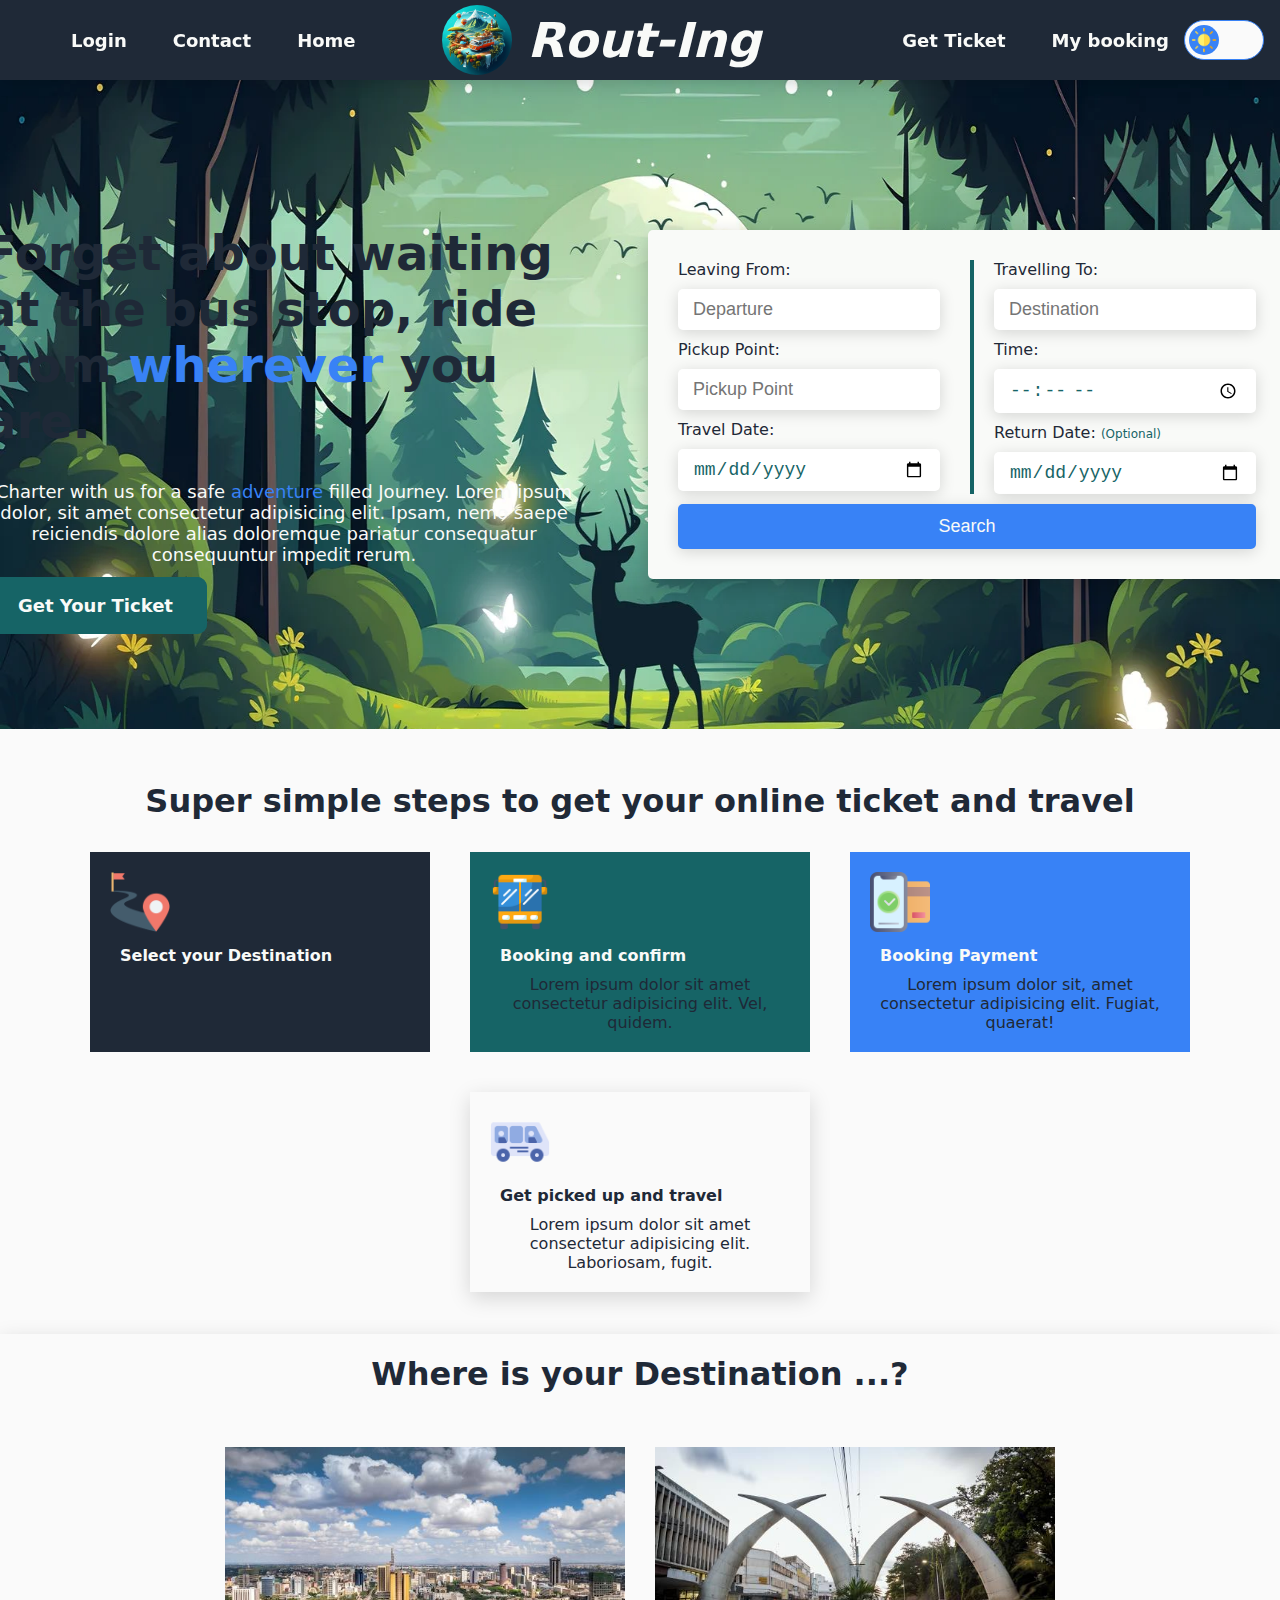
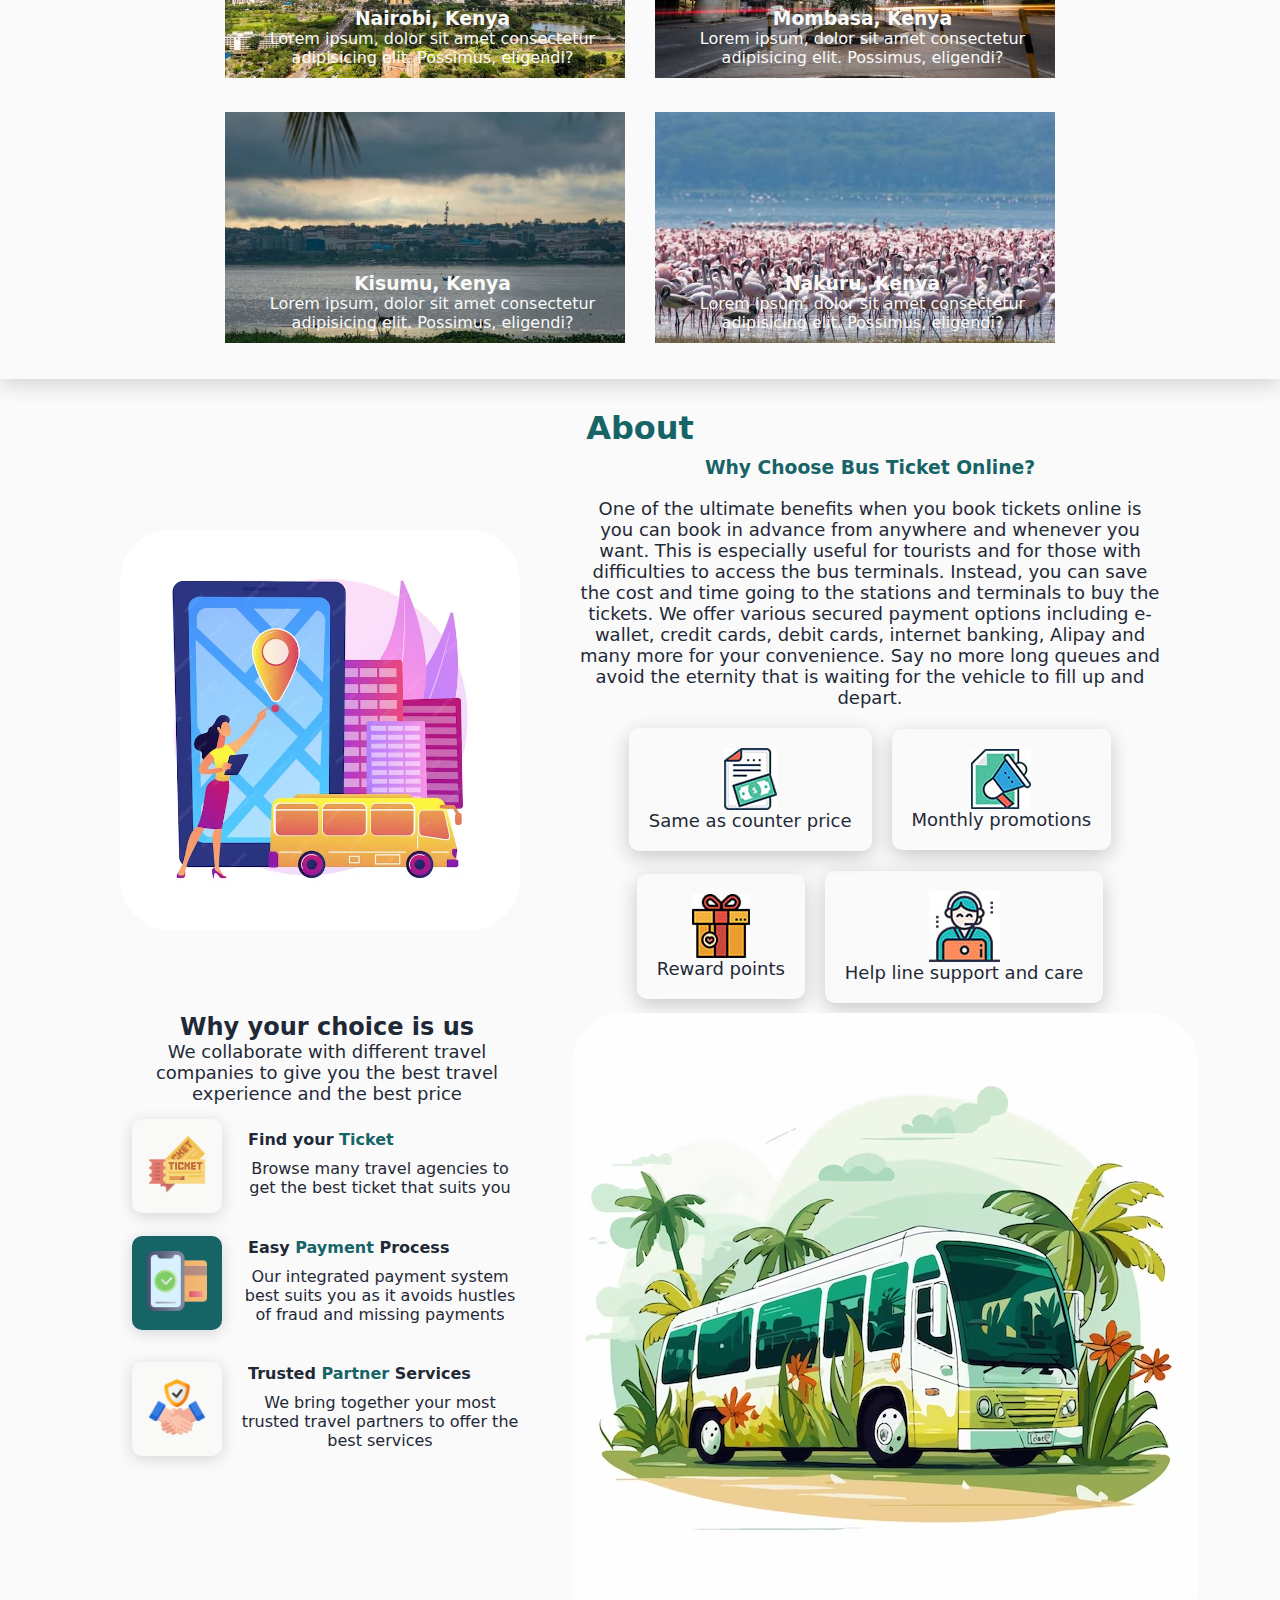
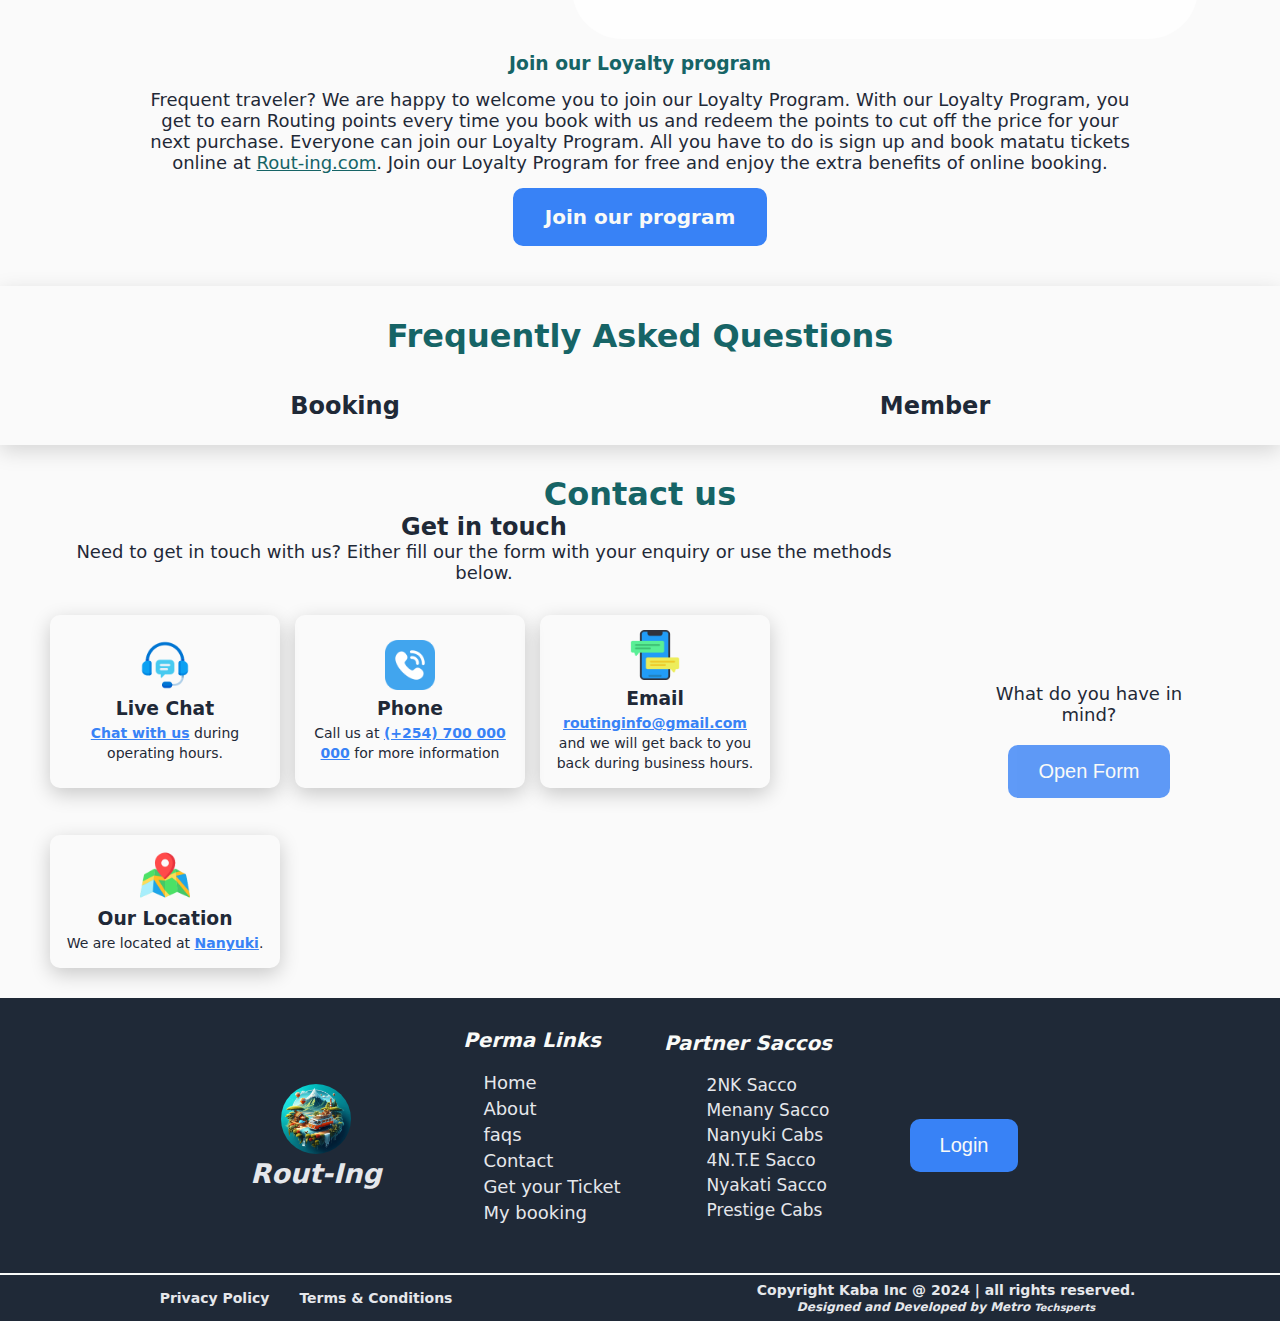
<file: index.html>
<!DOCTYPE html>
<html lang="en">
    <!--  -->
<head>
    <meta charset="UTF-8">
    <meta name="viewport" content="width=device-width, initial-scale=1.0">
    <link rel="stylesheet" href="https://cdnjs.cloudflare.com/ajax/libs/font-awesome/4.7.0/css/font-awesome.min.css">
    <link rel="preconnect" href="https://fonts.googleapis.com">
    <link rel="preconnect" href="https://fonts.gstatic.com" crossorigin>
    <link href="https://fonts.googleapis.com/css2?family=Roboto:ital,wght@0,100;0,300;0,400;0,500;0,700;0,900;1,100;1,300;1,400;1,500;1,700;1,900&display=swap" rel="stylesheet">
    <link rel="shortcut icon" href="Images/_337a0b08-c3e3-40a1-95f6-a3afe7c619af.jpeg" type="image/x-icon">
    <link rel="stylesheet" href="CSS/style.css">
    <link rel="stylesheet" href="CSS/header.css">
    <link rel="stylesheet" href="CSS/main.css">
    <link rel="stylesheet" href="CSS/footer.css">
    <link rel="stylesheet" href="CSS/booked.css">
    <link rel="stylesheet" href="CSS/responsive.css">
    <link rel="stylesheet" href="CSS/book.css">
    <script src="JS/script.js" defer></script>
    <script src="JS/user.js" defer></script>
    <script src="JS/book.js" defer></script>
    <script src="JS/responsive.js" defer></script>
    <title>Rout-ing || Home</title>
</head>
<body>
    <nav>
        <div class="navigation-items">
            <div class="header-left">
                <ul>
                    <li><a href="form.html">Login</a></li>
                    <li><a href="#contact">Contact</a></li>
                    <li><a href="#">Home</a></li>
                </ul>
            </div>
            <div class="logo">
                <img src="Images/_337a0b08-c3e3-40a1-95f6-a3afe7c619af.jpeg" alt="" class="logo-img">
                <a href="#"> <h1 class="header-logo">Rout-Ing</h1> </a>
            </div>
            <div class="header-right">
                <ul>
                    <li><a href="booking.html">Get Ticket</a></li>
                    <li><a href="booked.html">My booking</a></li>
                </ul>
                <div>
                    <label class="switch">
                        <input type="checkbox" class="checkbox">
                        <span class="slider round">
                            <div class="d-m">
                                <img src="Images/dark.png" alt="dark image icon" class="dark-icon">
                                <img src="Images/light.png" alt="" class="light-icon">
                            </div>
                        </span>
                      </label>
                </div>
            </div>
        </div>
        <div class="responsive-header">
            <div class="hamburger-icons">
                <div class="icons">
                    <img src="Images/bars.png" alt="hamburger open navbar icon" class="icons-properties" id="open-ham">
                </div>
                <div class="icons">
                    <img src="Images/close-b.png" alt="hamburger close navbar icon" class="icons-properties" id="close-ham">
                </div>
            </div>
            <div class="resp-logo">
                <img src="Images/_337a0b08-c3e3-40a1-95f6-a3afe7c619af.jpeg" alt="" class="resp-img">
                <a href="#"> <h1 class="header-resp">Rout-Ing</h1> </a>
            </div>
            <div class="icons">
                <img src="Images/user-account.png" alt="hamburger close navbar icon" class="icons-properties">                
            </div>
        </div>
    </nav>

    <main class="body-content">
        <div class="hero-section">
            <div class="hero-left">
                <h1>Forget about waiting at the bus stop, ride from <span>wherever</span> you are.</h1>
                <p class="sub-hero">
                    Charter with us for a safe <span>adventure</span> filled Journey. 
                    Lorem ipsum dolor, sit amet consectetur adipisicing elit. Ipsam, nemo saepe reiciendis dolore alias doloremque pariatur consequatur consequuntur impedit rerum.
                </p>
                <a href="booking.html" class="hero-btn">
                    Get Your Ticket
                </a>
            </div>
            <div class="hero-right">
                <div class="booking-form">
                    <form action="booking.html" method="get" id="home-form">
                        <div class="contents">
                            <div class="form-header">
                                <div class="form-info">
                                    <label for="from">Leaving From:</label>
                                    <input type="text" class="from" name="from" placeholder="Departure">
                                    <label for="pickup">Pickup Point:</label>
                                    <input type="text" class="pickup" name="pickup" placeholder="Pickup Point">
                                    <label for="date">Travel Date:</label>
                                    <input type="date" class="date" name="date" placeholder="Travel Date">
                                </div>
                                <div class="middle-index"></div>
                                <div class="form-info">
                                    <label for="to">Travelling To:</label>
                                    <input type="text" class="to" name="to" placeholder="Destination">
                                    <label for="time">Time:</label>
                                    <input type="time" class="time" name="time" placeholder="time">
                                    <label for="date">Return Date: <span>(Optional)</span></label>
                                    <input type="date" class="r-date" name="date" placeholder="Return Date">
                                    
                                </div>
                            </div>
                            <div class="form-search">
                                <input type="submit" class="submit-search" value="Search" id="home-page">
                            </div>
                        </div>
                    </form>
                </div>
            </div>
        </div>

        <div class="steps-section">
            <h1>Super simple steps to get your online ticket and travel </h1>
            <div class="steps-content">
                <div class="step select">
                    <img src="Images/destination.png" alt="" class="step-image">
                    <h4>Select your Destination</h4>
                    <p>Lorem ipsum dolor sit amet consectetur adipisicing elit. Nihil, voluptatum.</p>
                </div>
                <div class="step book">
                    <img src="Images/book.png" alt="" class="step-image">
                    <h4>Booking and confirm</h4>
                    <p>Lorem ipsum dolor sit amet consectetur adipisicing elit. Vel, quidem.</p>
                </div>
                <div class="step pay">
                    <img src="Images/payment.png" alt="" class="step-image">
                    <h4>Booking Payment</h4>
                    <p>Lorem ipsum dolor sit, amet consectetur adipisicing elit. Fugiat, quaerat!</p>
                </div>
                <div class="step pick">
                    <img src="Images/picked.png" alt="" class="step-image">
                    <h4>Get picked up and travel</h4>
                    <p>Lorem ipsum dolor sit amet consectetur adipisicing elit. Laboriosam, fugit.</p>
                </div>
            </div>
        </div>

        <div class="destination-section">
            <h1 class="sub-title">
                Where is your Destination ...? 
            </h1>
            <div class="sub-destination-section">
                <div class="sub-article">
                    <img src="Images/nairobi.jpeg" alt="nairobi city" class="article-image">
                    <div class="article-info">
                        <h3 class="article-title">
                            Nairobi, Kenya
                        </h3>
                        <p class="article-description">
                            Lorem ipsum, dolor sit amet consectetur adipisicing elit. Possimus, eligendi?
                        </p>
                    </div>
                </div>
                <div class="sub-article">
                    <img src="Images/mombasa.jpeg" alt="mombasa city" class="article-image">
                    <div class="article-info">
                        <h3 class="article-title">
                            Mombasa, Kenya
                        </h3>
                        <p class="article-description">
                            Lorem ipsum, dolor sit amet consectetur adipisicing elit. Possimus, eligendi?
                        </p>
                    </div>
                </div>
                <div class="sub-article">
                    <img src="Images/kisumu.jpeg" alt="kisumu city" class="article-image">
                    <div class="article-info">
                        <h3 class="article-title">
                            Kisumu, Kenya
                        </h3>
                        <p class="article-description">
                            Lorem ipsum, dolor sit amet consectetur adipisicing elit. Possimus, eligendi?
                        </p>
                    </div>
                </div>
                <div class="sub-article">
                    <img src="Images/nakuru.jpeg" alt="nakuru City" class="article-image">
                    <div class="article-info">
                        <h3 class="article-title">
                            Nakuru, Kenya
                        </h3>
                        <p class="article-description">
                            Lorem ipsum, dolor sit amet consectetur adipisicing elit. Possimus, eligendi?
                        </p>
                    </div>
                </div>
            </div>
        </div>

        <div class="about-section" id="about">
            <h1>About</h1>
            <div class="about-content">
                <div class="about-subs">
                    <img src="Images/booking.avif" alt="about sub image" class="about-subs-img">
                </div>
                <div class="about-subs">
                    <h3>Why Choose Bus Ticket Online?</h3>
                    <p>
                        One of the ultimate benefits when you book tickets online is you can book in advance from anywhere and whenever you want. This is especially useful for tourists and for those with difficulties to access the bus terminals. Instead, you can save the cost and time going to the stations and terminals to buy the tickets.
                        
                        We offer various secured payment options including e-wallet, credit cards, debit cards, internet banking, Alipay and many more for your convenience. Say no more long queues and avoid the eternity that is waiting for the vehicle to fill up and depart.</p>
                        <div class="about-sub">
                            <div class="subs-sections">
                                <img src="Images/ticket-price.jpg" alt="about subs images" class="subs-sections-img">
                                <p>Same as counter price</p>
                            </div>
                            <div class="subs-sections">
                                <img src="Images/promotions.jpg" alt="about subs images" class="subs-sections-img">
                                <p>Monthly promotions</p>
                            </div>
                            <div class="subs-sections">
                                <img src="Images/reward.jpg" alt="about subs images" class="subs-sections-img">
                                <p>Reward points</p>
                            </div>
                            <div class="subs-sections">
                                <img src="Images/Help-Line.jpg" alt="about subs images" class="subs-sections-img">
                                <p>Help line support and care</p>
                            </div>
                        </div>
                </div>
            </div>
            <div class="sub-contents">
                <div class="about-left">
                    <h2>Why your choice is us</h2>
                    <p>We collaborate with different travel companies to give you the best travel experience and the best price</p>
                    <div class="left-sub-section">
                        <div class="sub-content">
                            <div class="sub-image odd">
                                <img src="Images/tickets.png" alt="content image" class="content-image">
                            </div>
                            <div class="sub-info">
                                <h4>Find your <span>Ticket</span></h4>
                                <p>Browse many travel agencies to get the best <span>ticket</span> that suits you</p>
                            </div>
                        </div>
                        <div class="sub-content">
                            <div class="sub-image">
                                <img src="Images/payment.png" alt="content image" class="content-image">
                            </div>
                            <div class="sub-info">
                                <h4>Easy <span>Payment</span> Process</h4>
                                <p>Our integrated payment system best suits you as it avoids hustles of fraud and missing payments</p>
                            </div>
                        </div>
                        <div class="sub-content">
                            <div class="sub-image odd">
                                <img src="Images/trusted.png" alt="content image" class="content-image">
                            </div>
                            <div class="sub-info"> 
                                <h4>Trusted <span>Partner</span> Services</h4>
                                <p>We bring together your most <span>trusted</span> travel partners to offer the best services</p>
                            </div>
                        </div>
                    </div>
                </div>
                <div class="about-right">
                    <img src="Images/travel-us.avif" alt="about image" class="about-image">
                </div>
            </div>
            <div class="loyalty">
                <h3>Join our Loyalty program</h3>
                <p>Frequent traveler? We are happy to welcome you to join our Loyalty Program. With our Loyalty Program, you get to earn Routing points every time you book with us and redeem the points to cut off the price for your next purchase. Everyone can join our Loyalty Program. All you have to do is sign up and book matatu tickets online at <span>Rout-ing.com</span>. Join our Loyalty Program for free and enjoy the extra benefits of online booking.</p>
                <a href="loyalty.html" class="loyalty-btn">Join our program</a>
            </div>
        </div>

        <div class="faqs-section" id="faqs">
            <h1 class="faqs-title">
                Frequently Asked Questions
            </h1>            
            <div class="faqs-content">
                <div class="faqs-sub-content">
                    <h2 class="sub-content-title booking" id="booking">
                        Booking
                    </h2>
                    <div class="sub-faqs" id="sub-booking">
                        <div class="sub-faqs-top">
                            <h4> How to check my successful booking?</h4>
                        </div>
                        <div class="sub-faqs-bottom">
                            <p>Once your booking is successful, you can able to check your booking at Check My Booking page. If you have member account, then check your booking history under member area - History.</p>
                        </div>
                        <div class="sub-faqs-top">
                            <h4> Can I change my booking?</h4>
                        </div>
                        <div class="sub-faqs-bottom">
                            <p> You can send an email to sales@busonlineticket.com to request for the change of booking. Change request must be sent to us at least 7 days before the schedule departure time and the request is subjected to the operator’s approval.</p>
                        </div>
                        <div class="sub-faqs-top">
                            <h4> Can I cancel my booking?</h4>
                        </div>
                        <div class="sub-faqs-bottom">
                            <p> Cancellation and Refund Policy may differ for each operator. If applicable, cancellation and refund request can be done via BusOnlineTicket.com Member Panel. Just log in to your member account and Manage your booking. You will see an option to Cancel your booking if the booking is cancellable.</p>
                        </div>
                        <div class="sub-faqs-top">
                            <h4> Is my booking ticket transferable?</h4>
                        </div>
                        <div class="sub-faqs-bottom">
                            <p> 
                                Yes, you just need to print out the e-receipt and anyone with the e-receipt can collect from the counter.</p>
                        </div>
                        <div class="sub-faqs-top">
                            <h4> I have lost my e-confirmation, can I 
                                collect my ticket without e-confirmation?</h4>

                        </div>
                        <div class="sub-faqs-bottom">
                            <p> 
                                You may email to us and our customer service team will email you the e-confirmation within 24hours. Alternatively, for some bus company ONLY, if you are the person who bought the ticket, kindly show the counter staff your registered passport number / telephone / Identity Card. The counter will issue the ticket to you.</p>
                        </div>
                        <div class="sub-faqs-top">
                            <h4> I do not have a printer. Is it a must 
                                to take the printout of the ticket?</h4>

                        </div>
                        <div class="sub-faqs-bottom">
                            <p> 
                                NO. It is compulsory to print out the e-confirmation of the booking. For some bus company, printed e-confirmation is optional as long as you could provide the booking reference number. Kindly refer to the notes during your booking and the notes inside the e-confirmation email. You also need to present your ID or the booking reference number to get the boarding pass.</p>
                        </div>
                    </div>
                </div>
                <div class="faqs-sub-content">
                    <h2 class="sub-content-title member" id="member">
                        Member
                    </h2>
                    <div class="sub-faqs" id="sub-member">
                        <div class="sub-faqs-top">
                            <h4>Can I apply for a membership?</h4>
                        </div>
                        <div class="sub-faqs-bottom">
                            <p>Yes.</p>
                        </div>
                        <div class="sub-faqs-top">
                            <h4>How can I register as a member?</h4>
                        </div>
                        <div class="sub-faqs-bottom">
                            <p>Please go to home page of www.busonlinticket.com and click “Sign Up Here” or click the link here</p>
                        </div>
                        <div class="sub-faqs-top">
                            <h4>Can I edit my contact number?</h4>
                        </div>
                        <div class="sub-faqs-bottom">
                            <p>Yes, you can edit your member profile after login.</p>
                        </div>
                        <div class="sub-faqs-top">
                            <h4>Can I change my password?</h4>
                        </div>
                        <div class="sub-faqs-bottom">
                            <p>Yes, you can change your password under member profile.</p>
                        </div>
                        <div class="sub-faqs-top">
                            <h4>I forget my password, how?</h4>
                        </div>
                        <div class="sub-faqs-bottom">
                            <p>You can retrieve your password by entering your registered email address here.</p>
                        </div>
                    
                    </div>
                </div>
            </div>
        </div>

        <div class="contact-section" id="contact">
            <h1 class="contact-title">Contact us</h1>
            <div class="contact-content">
                <div class="contact-left">
                    <h2 class="left-title">Get in touch</h2>
                    <p class="contact-info">Need to get in touch with us? Either fill our the form with your enquiry or use the methods below.</p>
                    <div class="contact-articles">
                        <div class="contact-article">
                            <div class="cArticle-icon">
                                <img src="Images/live-chat.png" alt="live chat icon" class="c-icon">
                            </div>
                            <div class="cArticle-title">
                                <h3 class="c-title">Live Chat</h3>
                            </div>
                            <div class="cArticle-info">
                                <p class="c-info">
                                    <a href="#" class="c-info-link"> Chat with us</a> during operating hours.
                                </p>
                            </div>                        
                        </div>
                        <div class="contact-article">
                            <div class="cArticle-icon">
                                <img src="Images/phone.png" alt="phone icon" class="c-icon">
                            </div>
                            <div class="cArticle-title">
                                <h3 class="c-title">Phone</h3>
                            </div>
                            <div class="cArticle-info">
                                <p class="c-info">
                                    Call us at <a href="tel:+254700000000" class="c-info-link">(+254) 700 000 000</a> for more information
                                </p>
                            </div>  
                        </div>
                        <div class="contact-article">
                            <div class="cArticle-icon">
                                <img src="Images/sms-texts.png" alt="sms text icon" class="c-icon">
                            </div>
                            <div class="cArticle-title">
                                <h3 class="c-title">Email</h3>
                            </div>
                            <div class="cArticle-info">
                                <p class="c-info">
                                    <a href="mail:routinginfo@gmail.com" class="c-info-link">routinginfo@gmail.com</a>
                                    and we will get back to you back during business hours.
                                </p>
                            </div>  
                        </div>
                        <div class="contact-article">
                            <div class="cArticle-icon">
                                <img src="Images/location.png" alt="location icon" class="c-icon">
                            </div>
                            <div class="cArticle-title">
                                <h3 class="c-title">Our Location</h3>
                            </div>
                            <div class="cArticle-info">
                                <p class="c-info">
                                    We are located at <a href="#" class="c-info-link">Nanyuki</a>.
                                </p>
                            </div>  
                        </div>
                    </div>
                </div>
                <div class="contact-right">
                    <div class="contact-bform">
                        <p class="contact-form-info">
                            What do you have in mind?
                        </p>
                        <button type="button" class="open-form">
                            Open Form
                        </button>
                    </div>
                    <div class="form-section">
                        <form action="" method="post">
                            <div class="close">
                                <img src="Images/close.png" alt="close form image" class="close-form" title="Close form">
                            </div>
                            <div class="contact-details">
                                <label for="f-name" class="f-name">Full name</label>
                                <input type="text" name="fname" id="" class="full-name" placeholder="John Doe">
                                <label for="county">County</label>
                                <input type="text" name="" id="" class="county" placeholder="nairobi">
                                <label for="email">Email</label>
                                <input type="email" name="" id="" class="email" placeholder="johndoe@gmail.com">
                                <label for="phone">Phone number</label>
                                <input type="tel" name="" id="" class="phone-no" placeholder="(+254) 700 000 000">
                                <label for="text">How can we be of assistance? </label>
                                <textarea name="textarea" id="" cols="30" rows="5" placeholder="more info"></textarea>
                            </div>
                            <div class="form-btn">
                            <button 
                            type="submit"
                            class="form-submit">Submit</button>
                            </div>
                        </form>
                    </div>
                </div>
            </div>
        </div>
    </main>

    <footer>
        <div class="footer-more">
            <div class="more-subs">
                <div class="subs-logo">
                    <img src="Images/_337a0b08-c3e3-40a1-95f6-a3afe7c619af.jpeg" alt="" class="logo-img">
                </div>
                <div class="footer-logo">
                    <a href="#"> <h2 class="footer-title">Rout-Ing</h2> </a>
                </div>
            </div>
            <div class="more-subs">
                <h3>Perma Links</h3>
                <div class="subs-links">
                    <ul>
                        <li><a href="#">Home</a></li>
                        <li><a href="index.html#about">About</a></li>
                        <li><a href="index.html#faqs">faqs</a></li>
                        <li><a href="index.html#contact">Contact</a></li>
                        <li><a href="booking.html">Get your Ticket</a></li>
                        <li><a href="booked.html">My booking</a></li>
                    </ul>
                   
                </div>
            </div>
            <div class="more-subs">
                <h3>Partner Saccos</h3>
                <div class="sacco">
                    <ul>
                        <li><a href="#">2NK Sacco</a></li>
                        <li><a href="#">Menany Sacco</a></li>
                        <li><a href="#">Nanyuki Cabs</a></li>
                        <li><a href="#">4N.T.E Sacco</a></li>
                        <li><a href="#">Nyakati Sacco</a></li>
                        <li><a href="#">Prestige Cabs</a></li>
                    </ul>
                   
                </div>
            </div>
            <div class="more-subs">
                <div class="f-button">
                    <button type="button" class="footer-login">Login</button>
                </div>
            </div>
        </div>
        <div class="foot-main">
            <div class="foot">
                <a href="#" class="footer-link">Privacy Policy</a>
                <a href="#" class="footer-link">Terms & Conditions</a>
            </div>
            <div class="footer-text">
                Copyright Kaba Inc &#064; 2024 | all rights reserved. 
                <br><span><i>Designed and Developed by Metro <small>Techsperts</small></i></span>
            </div>
        </div>
    </footer>
</body>
</html>
</file>
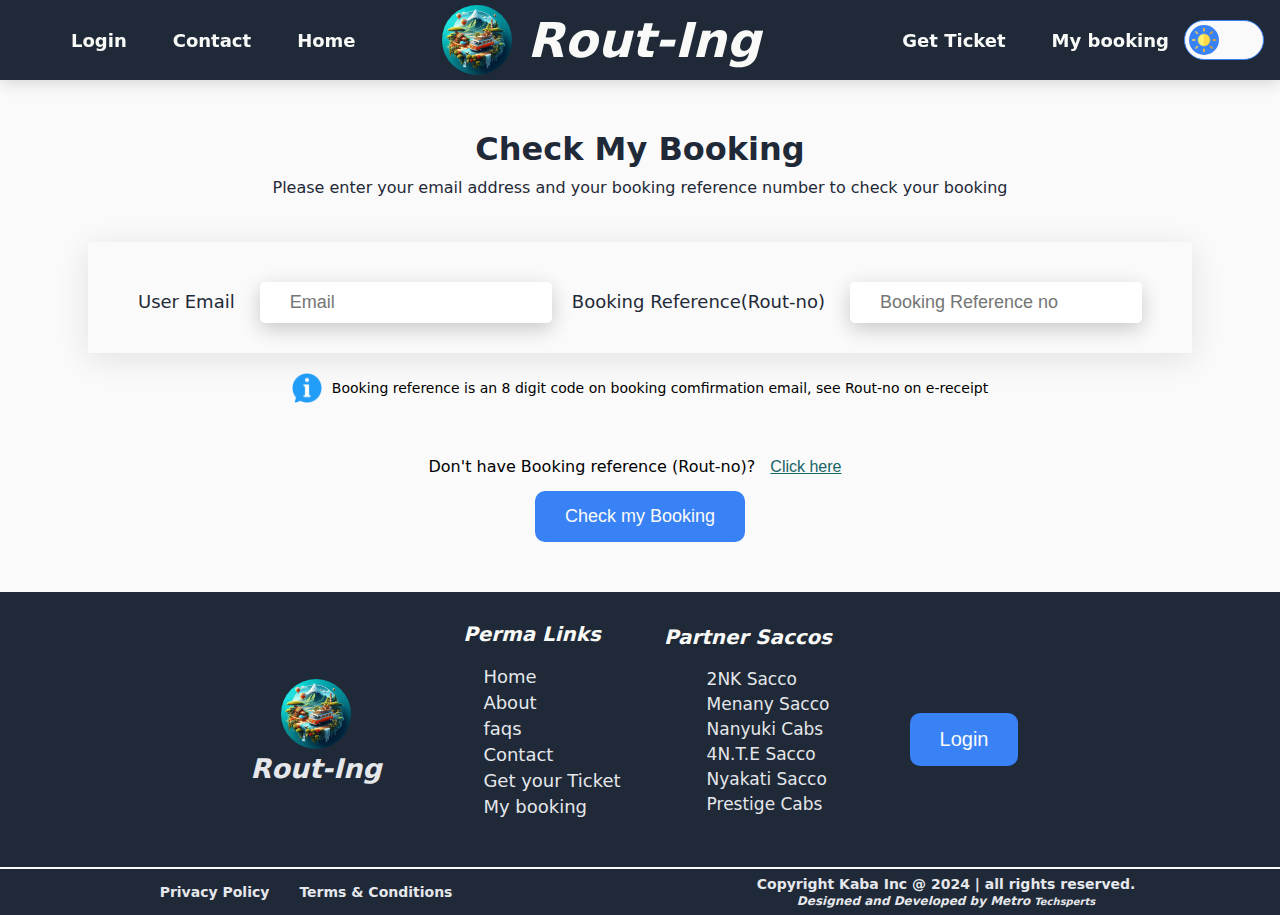
<file: booked.html>
<!DOCTYPE html>
<html lang="en">
<head>
    <meta charset="UTF-8">
    <meta name="viewport" content="width=device-width, initial-scale=1.0">
    <link rel="preconnect" href="https://fonts.googleapis.com">
    <link rel="preconnect" href="https://fonts.gstatic.com" crossorigin>
    <link href="https://fonts.googleapis.com/css2?family=Roboto:ital,wght@0,100;0,300;0,400;0,500;0,700;0,900;1,100;1,300;1,400;1,500;1,700;1,900&display=swap" rel="stylesheet">
    <link rel="shortcut icon" href="Images/_337a0b08-c3e3-40a1-95f6-a3afe7c619af.jpeg" type="image/x-icon">
    <link rel="stylesheet" href="CSS/style.css">
    <link rel="stylesheet" href="CSS/header.css">
    <link rel="stylesheet" href="CSS/main.css">
    <link rel="stylesheet" href="CSS/footer.css">
    <link rel="stylesheet" href="CSS/booked.css">
    <link rel="stylesheet" href="CSS/responsive.css">
    <script src="JS/script.js" defer></script>
    <script src="JS/user.js" defer></script>
    <script src="JS/book.js" defer></script>
    <script src="JS/responsive.js" defer></script>
    <script src="JS/check-booking.js" defer></script>
    <title>Check my booking || Rout-Ing</title>
</head>
<body>
    <nav>
        <div class="navigation-items">
            <div class="header-left">
                <ul>
                    <li><a href="form.html">Login</a></li>
                    <li><a href="index.html#contact">Contact</a></li>
                    <li><a href="index.html">Home</a></li>
                </ul>
            </div>
            <div class="logo">
                <img src="Images/_337a0b08-c3e3-40a1-95f6-a3afe7c619af.jpeg" alt="" class="logo-img">
                <a href="#"> <h1 class="header-logo">Rout-Ing</h1> </a>
            </div>
            <div class="header-right">
                <ul>
                    <li><a href="booking.html">Get Ticket</a></li>
                    <li><a href="booked.html">My booking</a></li>
                </ul>
                <div>
                    <label class="switch">
                        <input type="checkbox" class="checkbox">
                        <span class="slider round">
                            <div class="d-m">
                                <img src="Images/dark.png" alt="dark image icon" class="dark-icon">
                                <img src="Images/light.png" alt="" class="light-icon">
                            </div>
                        </span>
                      </label>
                </div>
            </div>
        </div>
        <div class="responsive-header">
            <div class="hamburger-icons">
                <div class="icons">
                    <img src="Images/bars.png" alt="hamburger open navbar icon" class="icons-properties" id="open-ham">
                </div>
                <div class="icons">
                    <img src="Images/close-b.png" alt="hamburger close navbar icon" class="icons-properties" id="close-ham">
                </div>
            </div>
            <div class="resp-logo">
                <img src="Images/_337a0b08-c3e3-40a1-95f6-a3afe7c619af.jpeg" alt="" class="resp-img">
                <a href="#"> <h1 class="header-resp">Rout-Ing</h1> </a>
            </div>
            <div class="icons">
                <img src="Images/user-account.png" alt="hamburger close navbar icon" class="icons-properties">                
            </div>
        </div>
    </nav>

    <main>
        <div class="booked">
            <div class="booked-titles">
                <h1 class="title">Check My Booking</h1>
                <p class="title-info">
                    Please enter your email address and your booking reference number to check your booking
                </p>
            </div>
            <div class="booked-content">
                <div class="check-booking">
                    <div class="check-email">
                        <label for="email">User Email</label>
                         <input type="email" name="email" id="email" class="email-check" placeholder="Email" autocomplete="off" required>
                    </div>
                    <div class="check-no">
                        <label for="reference">Booking Reference(Rout-no)</label>
                        <input type="text" name="ref" id="ref" class="booking-ref" placeholder="Booking Reference no" autocomplete="off" required>
                    </div>
                </div>
                <div class="info">
                    <img src="Images/info.png" alt="more info icon" class="more-info">
                    <p>Booking reference is an 8 digit code on booking comfirmation email, see Rout-no on e-receipt</p>
                </div>
                <div class="submit-ref">
                    <p>Don't have Booking reference (Rout-no)? <button type="button" class="verify-no" id="booked">Click here</button></p>
                    <!-- <input type="submit" class="check-ref" id="booked-ticket" value="Check my Booking"> -->
                    <input type="submit" class="check-ref" id="booked-ticket" value="Check my Booking">
                </div>
            </div>
            <div class="otp" >
                <div class="check-booking">
                    <div class="verify-email">
                        <label for="email">Verify Email</label>
                         <input type="email" name="email" id="email" class="email-otp" placeholder="Email" autocomplete="off" required>
                    </div>
                    <div class="send-otp">
                        <input type="submit" class="check-ref" id="otp-send" value="Send OTP">
                    </div>
                </div>
                <div class="submit-ref">
                    <button type="button" class="verify-no" id="otp">Check my Booking using (Rout-no)</button>
                    <div class="assistance">
                        <p>For further assistance, contact our customer support desk</p>
                        <p>Email:<a href="mailto:routingsupportdesk@gmail.com">routingsupportdesk@gmail.com</a></p>
                        <p>Call:<a href="tel:+254700000000">+254700000000</a></p>
                        <p>WhatsApp:<a href="https://wa.me/254785485004">+254154525635</a></p>
                        <p>Operation Hours: 8:00am &#8211 8:00pm | Monday &#8211 Sunday (including Public Holidays)</p>
                    </div>
                </div>
            </div>
        </div>
    </main>

    <footer>
        <div class="footer-more">
            <div class="more-subs">
                <div class="subs-logo">
                    <img src="Images/_337a0b08-c3e3-40a1-95f6-a3afe7c619af.jpeg" alt="" class="logo-img">
                </div>
                <div class="footer-logo">
                    <a href="index.html"> <h2 class="footer-title">Rout-Ing</h2> </a>
                </div>
            </div>
            <div class="more-subs">
                <h3>Perma Links</h3>
                <div class="subs-links">
                    <ul>
                        <li><a href="index.html">Home</a></li>
                        <li><a href="index.html#about">About</a></li>
                        <li><a href="index.html#faqs">faqs</a></li>
                        <li><a href="index.html#contact">Contact</a></li>
                        <li><a href="booking.html">Get your Ticket</a></li>
                        <li><a href="booked.html">My booking</a></li>
                    </ul>
                   
                </div>
            </div>
            <div class="more-subs">
                <h3>Partner Saccos</h3>
                <div class="sacco">
                    <ul>
                        <li><a href="#">2NK Sacco</a></li>
                        <li><a href="#">Menany Sacco</a></li>
                        <li><a href="#">Nanyuki Cabs</a></li>
                        <li><a href="#">4N.T.E Sacco</a></li>
                        <li><a href="#">Nyakati Sacco</a></li>
                        <li><a href="#">Prestige Cabs</a></li>
                    </ul>
                   
                </div>
            </div>
            <div class="more-subs">
                <div class="f-button">
                    <button type="button" class="footer-login">Login</button>
                </div>
            </div>
        </div>
        <div class="foot-main">
            <div class="foot">
                <a href="#" class="footer-link">Privacy Policy</a>
                <a href="#" class="footer-link">Terms & Conditions</a>
            </div>
            <div class="footer-text">
                Copyright Kaba Inc &#064; 2024 | all rights reserved. 
                <br><span><i>Designed and Developed by Metro <small>Techsperts</small></i></span>
            </div>
        </div>
    </footer>
</body>
</html>
</file>
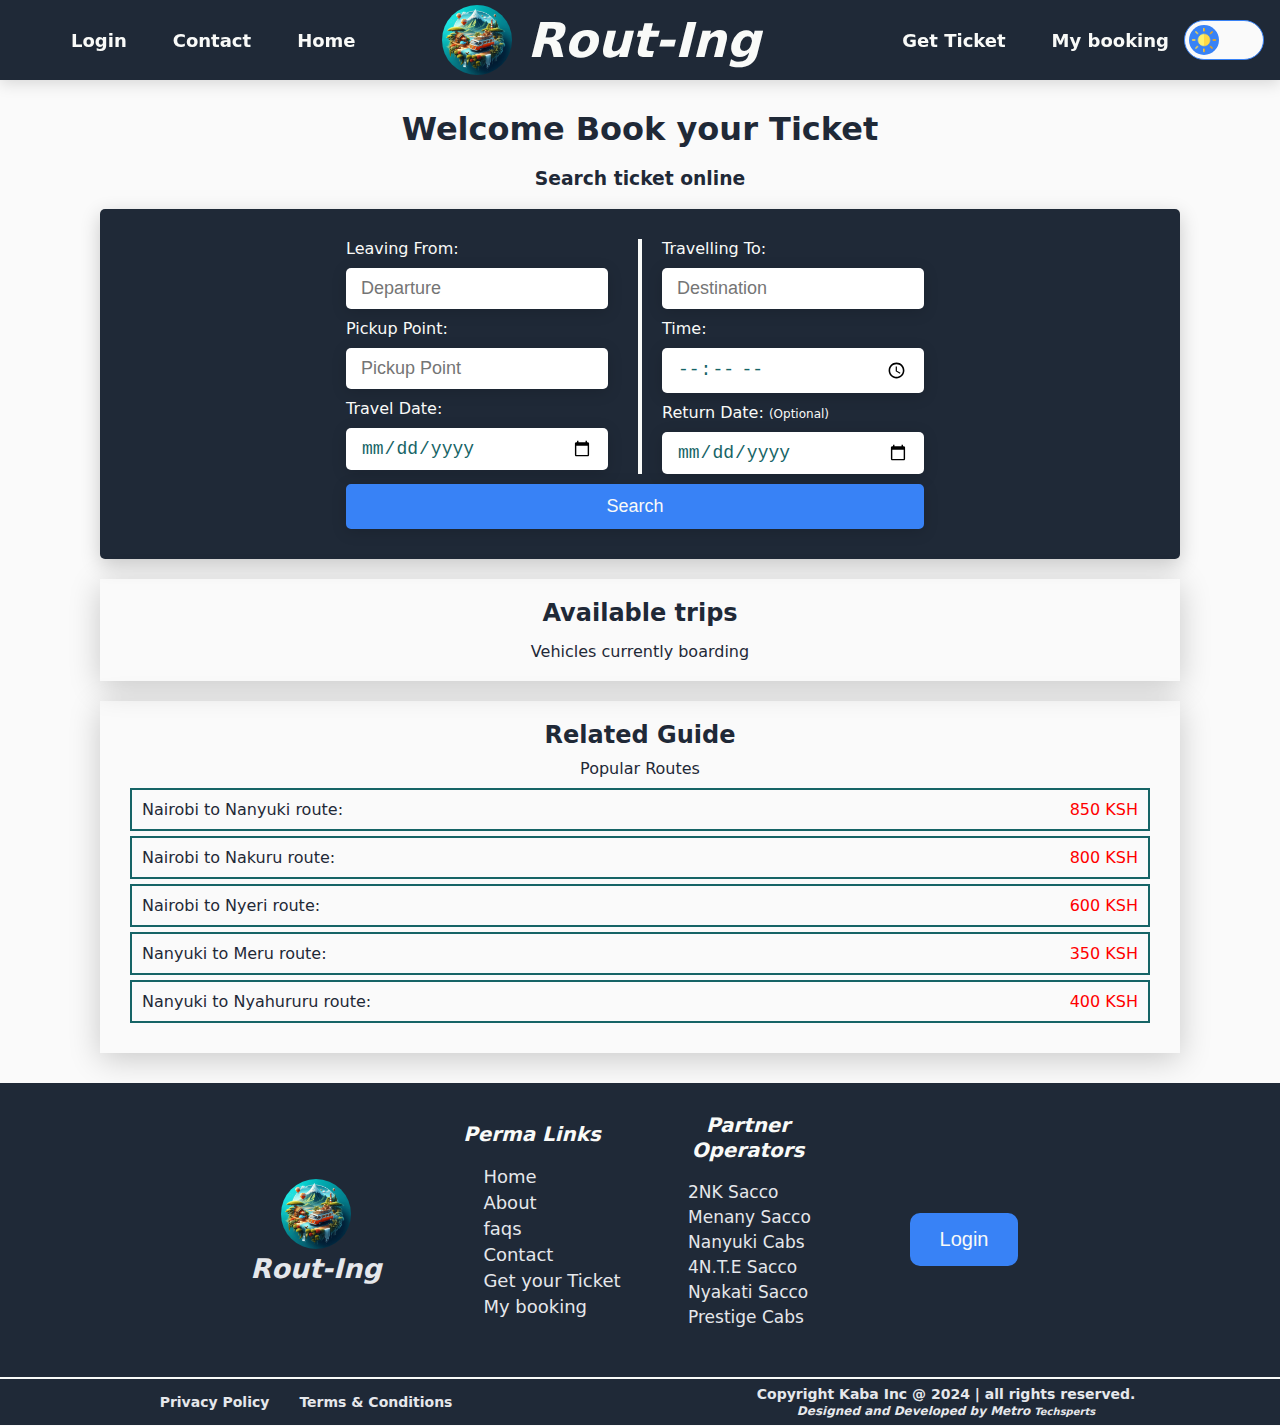
<file: booking.html>
<!DOCTYPE html>
<html lang="en">
<head>
    <meta charset="UTF-8">
    <meta name="viewport" content="width=device-width, initial-scale=1.0">
    <link rel="preconnect" href="https://fonts.googleapis.com">
    <link rel="preconnect" href="https://fonts.gstatic.com" crossorigin>
    <link href="https://fonts.googleapis.com/css2?family=Roboto:ital,wght@0,100;0,300;0,400;0,500;0,700;0,900;1,100;1,300;1,400;1,500;1,700;1,900&display=swap" rel="stylesheet">
    <link rel="shortcut icon" href="Images/_337a0b08-c3e3-40a1-95f6-a3afe7c619af.jpeg" type="image/x-icon">
    <link rel="stylesheet" href="CSS/style.css">
    <link rel="stylesheet" href="CSS/header.css">
    <link rel="stylesheet" href="CSS/main.css">
    <link rel="stylesheet" href="CSS/footer.css">
    <link rel="stylesheet" href="CSS/booked.css">
    <link rel="stylesheet" href="CSS/book.css">
    <link rel="stylesheet" href="CSS/responsive.css">
    <script src="JS/script.js" defer></script>
    <script src="JS/user.js" defer></script>
    <script src="JS/book.js" defer></script>
    <script src="JS/responsive.js" defer></script>
    <title>Ticket || Rout-Ing</title>
</head>
<body>
    <nav>
        <div class="navigation-items">
            <div class="header-left">
                <ul>
                    <li><a href="form.html">Login</a></li>
                    <li><a href="index.html#contact">Contact</a></li>
                    <li><a href="index.html">Home</a></li>
                </ul>
            </div>
            <div class="logo">
                <img src="Images/_337a0b08-c3e3-40a1-95f6-a3afe7c619af.jpeg" alt="" class="logo-img">
                <a href="#"> <h1 class="header-logo">Rout-Ing</h1> </a>
            </div>
            <div class="header-right">
                <ul>
                    <li><a href="booking.html">Get Ticket</a></li>
                    <li><a href="booked.html">My booking</a></li>
                </ul>
                <div>
                    <label class="switch">
                        <input type="checkbox" class="checkbox">
                        <span class="slider round">
                            <div class="d-m">
                                <img src="Images/dark.png" alt="dark image icon" class="dark-icon">
                                <img src="Images/light.png" alt="" class="light-icon">
                            </div>
                        </span>
                      </label>
                </div>
            </div>
        </div>
        <div class="responsive-header">
            <div class="hamburger-icons">
                <div class="icons">
                    <img src="Images/bars.png" alt="hamburger open navbar icon" class="icons-properties" id="open-ham">
                </div>
                <div class="icons">
                    <img src="Images/close-b.png" alt="hamburger close navbar icon" class="icons-properties" id="close-ham">
                </div>
            </div>
            <div class="resp-logo">
                <img src="Images/_337a0b08-c3e3-40a1-95f6-a3afe7c619af.jpeg" alt="" class="resp-img">
                <a href="#"> <h1 class="header-resp">Rout-Ing</h1> </a>
            </div>
            <div class="icons">
                <img src="Images/user-account.png" alt="hamburger close navbar icon" class="icons-properties">                
            </div>
        </div>
    </nav>
    
    <main>
        <div class="search-alert">
            <div class="results-alert"></div>
            <img src="Images/close-alert.png" alt="close search alert" class="close-search">
        </div>
        <div class="book-content">
            <h1>Welcome Book your Ticket</h1>
            <h3>Search ticket online</h3>
            <div class="header-form booking-form">
                <form action="booking.html" method="get" id="book-form">
                    <div class="contents">
                        <div class="form-header">
                            <div class="form-info">
                                <label for="from">Leaving From:</label>
                                <input type="text" class="from" name="from" placeholder="Departure">
                                <label for="pickup">Pickup Point:</label>
                                <input type="text" class="pickup" name="pickup" placeholder="Pickup Point">
                                <label for="date">Travel Date:</label>
                                <input type="date" class="date" name="date" placeholder="Travel Date">
                            </div>
                            <div class="middle"></div>
                            <div class="form-info">
                                <label for="to">Travelling To:</label>
                                <input type="text" class="to" name="to" placeholder="Destination">
                                <label for="time">Time:</label>
                                <input type="time" class="time" name="time" placeholder="time">
                                <label for="date">Return Date: <span>(Optional)</span></label>
                                <input type="date" class="r-date" name="date" placeholder="Return Date">
                                
                            </div>
                        </div>
                        <div class="form-search">
                            <input type="submit" class="submit-search" value="Search" id="booking-page">
                        </div>
                    </div>
                </form>
            </div>
            <div class="available-trips">
                <h2>Available trips</h2>
                <p>Vehicles currently boarding</p>
                <div class="boarding-current">
                    <div class="booking-info">
                        <div class="boarding-content">
                            <h3>Matatu Sacco</h3>
                            <p>2NK sacco</p>
                        </div>
                        <div class="boarding-content">
                            <h3>Nanyuki &#8211 Nairobi</h3>
                            <div class="content-info">
                                <div class="content-more-info">
                                    <h4>Departure Time: 3:30 pm</h4>
                                </div>
                                <div class="content-more-info">
                                    <h4>E.A Time: 8:00pm</h4>
                                </div>
                                <div class="content-more-info">
                                    <h4>Seat Capacity: 14</h4>
                                </div>
                            </div>
                        </div>
                        <div class="boarding-content">
                            <h3>Trip Cost</h3>
                            <p>750 KSH</p>
                        </div>
                        <div class="boarding-content">
                            <h3>Boarding Status</h3>
                            <P><span>Booking</span></P>
                        </div>
                        <div class="boarding-content">
                            <h3>Vehicle</h3>
                            <P><span>KCC 255R</span></P>
                        </div>
                        <div class="boarding-content">
                            <h3>Seat capacity</h3>
                            <P><span>14</span></P>
                        </div>
                    </div>
                    <div class="booking-select">
                        <div class="boarding">
                            <input type="submit" value="Book Ticket" class="book-ticket">
                        </div>
                    </div>
                </div>
                <div class="boarding-current">
                    <div class="booking-info">
                        <div class="boarding-content">
                            <h3>Matatu Sacco</h3>
                            <p>Nanyuki Cabs</p>
                        </div>
                        <div class="boarding-content">
                            <h3>Nanyuki &#8211 Nairobi</h3>
                            <div class="content-info">
                                <div class="content-more-info">
                                    <h4>Departure Time: 4:00 pm</h4>
                                </div>
                                <div class="content-more-info">
                                    <h4>E.A Time: 9:00pm</h4>
                                </div>
                                <div class="content-more-info">
                                    <h4>Seat Capacity: 11</h4>
                                </div>
                            </div>
                        </div>
                        <div class="boarding-content">
                            <h3>Trip Cost</h3>
                            <p>850 KSH</p>
                        </div>
                        <div class="boarding-content">
                            <h3>Boarding Status</h3>
                            <P><span>Booking</span></P>
                        </div>
                        <div class="boarding-content">
                            <h3>Vehicle</h3>
                            <P><span>KBS 540Q</span></P>
                        </div>
                        <div class="boarding-content">
                            <h3>Seat capacity</h3>
                            <P><span>14</span></P>
                        </div>
                    </div>
                    <div class="booking-select">
                        <div class="boarding">
                            <input type="submit" value="Book Ticket" class="book-ticket">
                        </div>
                    </div>
                </div>
            </div>
            <div class="related-trips">
                <h2>Related Guide</h2>
                <div class="related-current">
                    <p>Popular Routes</p>
                    <div class="related-routes">
                        <div class="route">
                            <div class="sub-route-info">
                                <p>Nairobi to Nanyuki route:</p>
                            </div>
                            <div class="sub-route-info">
                                <p><span>850 KSH</span></p>
                            </div>
                        </div>
                        <div class="route">
                            <div class="sub-route-info">
                                <p>Nairobi to Nakuru route:</p>
                            </div>
                            <div class="sub-route-info">
                                <p><span>800 KSH</span></p>
                            </div>
                        </div>
                        <div class="route">
                            <div class="sub-route-info">
                                <p>Nairobi to Nyeri route:</p>
                            </div>
                            <div class="sub-route-info">
                                <p><span>600 KSH</span></p>
                            </div>
                        </div>
                        <div class="route">
                            <div class="sub-route-info">
                                <p>Nanyuki to Meru route:</p>
                            </div>
                            <div class="sub-route-info">
                                <p><span>350 KSH</span></p>
                            </div>
                        </div>
                        <div class="route">
                            <div class="sub-route-info">
                                <p>Nanyuki to Nyahururu route:</p>
                            </div>
                            <div class="sub-route-info">
                                <p><span>400 KSH</span></p>
                            </div>
                        </div>
                    </div>
                </div> 
            </div>
        </div>
    </main>
    
    <footer>
        <div class="footer-more">
            <div class="more-subs">
                <div class="subs-logo">
                    <img src="Images/_337a0b08-c3e3-40a1-95f6-a3afe7c619af.jpeg" alt="" class="logo-img">
                </div>
                <div class="footer-logo">
                    <a href="index.html"> <h2 class="footer-title">Rout-Ing</h2> </a>
                </div>
            </div>
            <div class="more-subs">
                <div class="subs-links">
                    <h3>Perma Links</h3>
                    <ul>
                        <li><a href="index.html">Home</a></li>
                        <li><a href="index.html#about">About</a></li>
                        <li><a href="index.html#faqs">faqs</a></li>
                        <li><a href="index.html#contact">Contact</a></li>
                        <li><a href="booking.html">Get your Ticket</a></li>
                        <li><a href="booked.html">My booking</a></li>
                    </ul>
                    
                </div>
            </div>
            <div class="more-subs">
                <div class="sacco">
                    <h3>Partner Operators</h3>
                    <ul>
                        <li><a href="#">2NK Sacco</a></li>
                        <li><a href="#">Menany Sacco</a></li>
                        <li><a href="#">Nanyuki Cabs</a></li>
                        <li><a href="#">4N.T.E Sacco</a></li>
                        <li><a href="#">Nyakati Sacco</a></li>
                        <li><a href="#">Prestige Cabs</a></li>
                    </ul>
                    
                </div>
            </div>
            <div class="more-subs">
                <div class="f-button">
                    <button type="button" class="footer-login">Login</button>
                </div>
            </div>
        </div>
        <div class="foot-main">
            <div class="foot">
                <a href="#" class="footer-link">Privacy Policy</a>
                <a href="#" class="footer-link">Terms & Conditions</a>
            </div>
            <div class="footer-text">
                Copyright Kaba Inc &#064; 2024 | all rights reserved. 
                <br><span><i>Designed and Developed by Metro <small>Techsperts</small></i></span>
            </div>
        </div>
    </footer>
</body>
</html>
</file>
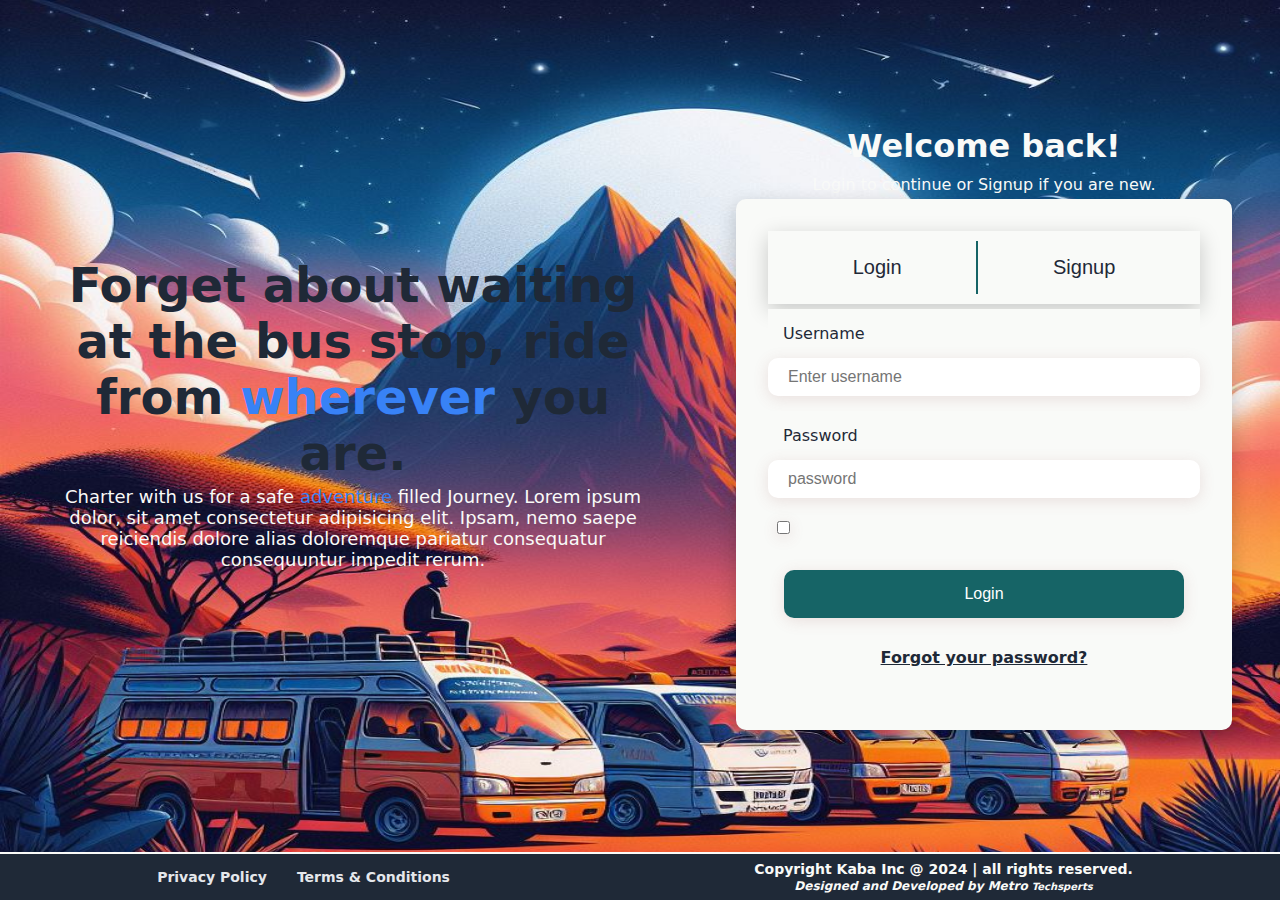
<file: form.html>
<!DOCTYPE html>
<html lang="en">
<head>
    <meta charset="UTF-8">
    <meta name="viewport" content="width=device-width, initial-scale=1.0">
    <link rel="preconnect" href="https://fonts.googleapis.com">
    <link rel="preconnect" href="https://fonts.gstatic.com" crossorigin>
    <link href="https://fonts.googleapis.com/css2?family=Roboto:ital,wght@0,100;0,300;0,400;0,500;0,700;0,900;1,100;1,300;1,400;1,500;1,700;1,900&display=swap" rel="stylesheet">
    <link rel="shortcut icon" href="Images/_337a0b08-c3e3-40a1-95f6-a3afe7c619af.jpeg" type="image/x-icon">
    <link rel="stylesheet" href="CSS/style.css">
    <link rel="stylesheet" href="CSS/form.css">
    <link rel="stylesheet" href="CSS/header.css">
    <!-- <link rel="stylesheet" href="CSS/main.css"> -->
    <link rel="stylesheet" href="CSS/footer.css">
    <script src="JS/user.js" defer></script>
    <title>Login || Signup</title>
</head>
<body>
    <main class="form-body">
        <div class="form-content left">
            <div class="hero-left">
                <h1>Forget about waiting at the bus stop, ride from <span>wherever</span> you are.</h1>
                <p class="sub-hero">
                    Charter with us for a safe <span>adventure</span> filled Journey. 
                    Lorem ipsum dolor, sit amet consectetur adipisicing elit. Ipsam, nemo saepe reiciendis dolore alias doloremque pariatur consequatur consequuntur impedit rerum.
                </p>
            </div>
        </div>
        <div class="form-content right">
            <h1>Welcome back!</h1>
            <p>Login to continue or Signup if you are new.</p>
            <div class="login-form">
                <div class="titles">
                    <button type="button" class="login-btn" id="login">Login</button>
                    <div class="form-title"></div>
                    <button type="button" class="signup-btn" id="signup">Signup</button>
                </div>
                <form action="" method="get" id="login-f">
                    <div class="u-name">
                        <label for="username" class="u-name">
                            Username
                        </label>
                        <input type="text" name="username" id="" class="user-name" placeholder="Enter username" autocomplete="off">
                    </div>
                    <div class="p-word">
                        <label for="password">Password</label>                            
                        <input type="password" name="password" id="" class="password" placeholder="password" autocomplete="off">
                        <p class="password-view"><input type="checkbox" name="password" id="" class="chck-pwd"> view password</p>
                    </div>
                    <div class="form-submit">
                        <input 
                        type="submit"
                        class="login-btn" value="Login">
                        <a href="#" class="pword-reset">Forgot your password?</a>
                    </div>
                </form>
            </div>
            <div class="signup-form">
                <div class="titles">
                    <button type="button" class="login-btn" id="login">Login</button>
                    <div class="form-title"></div>
                    <button type="button" class="signup-btn" id="signup">Signup</button>
                </div>
                <form action="" method="get" id="signup-f">
                    <div class="contact-details">
                        <label for="f-name" class="f-name">
                            Full name
                        </label>
                        <input type="text" name="fname" id="" class="full-name" placeholder="John Doe">
                        
                        <div class="pass-word">
                            <label for="password">
                                Password
                            </label>
                            <input type="password" name="sname" id="" class="p-word-sign" placeholder="password">
                            <label for="password">
                                Confirm password
                            </label>
                            <input type="password" name="sname" id="" class="p-word-confirm" placeholder="confirm password">
                            <p class="password-view"><input type="checkbox" name="password" id="" class="chck-pwd"> view password</p>
                            <p class="red-notice">*Passwords do not match</p>
                        </div>
                        <label for="email">Email</label>
                        <input type="email" name="" id="" class="email" placeholder="johndoe@gmail.com">

                        <label for="phone">Phone number</label>
                        <input type="tel" name="" id="" class="phone-no" placeholder="(+254) 700 000 000">
                    </div>
                    <div class="form-terms">
                        <input type="checkbox" name="terms" id="" class="checkbox" placeholder="terms"> 
                        <p>I agree to the <a href="#">Terms</a> and <a href="#">Conditions</a>.</p>
                    </div>
                   <div class="form-submit">
                        <input 
                        type="submit"
                        class="signup-btn" value="Signup">
                    </div>
                </form>
            </div>
        </div>
    </main>

    <footer>
        <div class="foot-main">
            <div class="foot">
                <a href="#" class="footer-link">Privacy Policy</a>
                <a href="#" class="footer-link">Terms & Conditions</a>
            </div>
            <div class="footer-text">
                <p>Copyright Kaba Inc &#064; 2024 | all rights reserved. 
                    <br><span><i>Designed and Developed by Metro <small>Techsperts</small></i></span>
                </p>
            </div>
        </div>
    </footer>
</body>
</html>
</file>
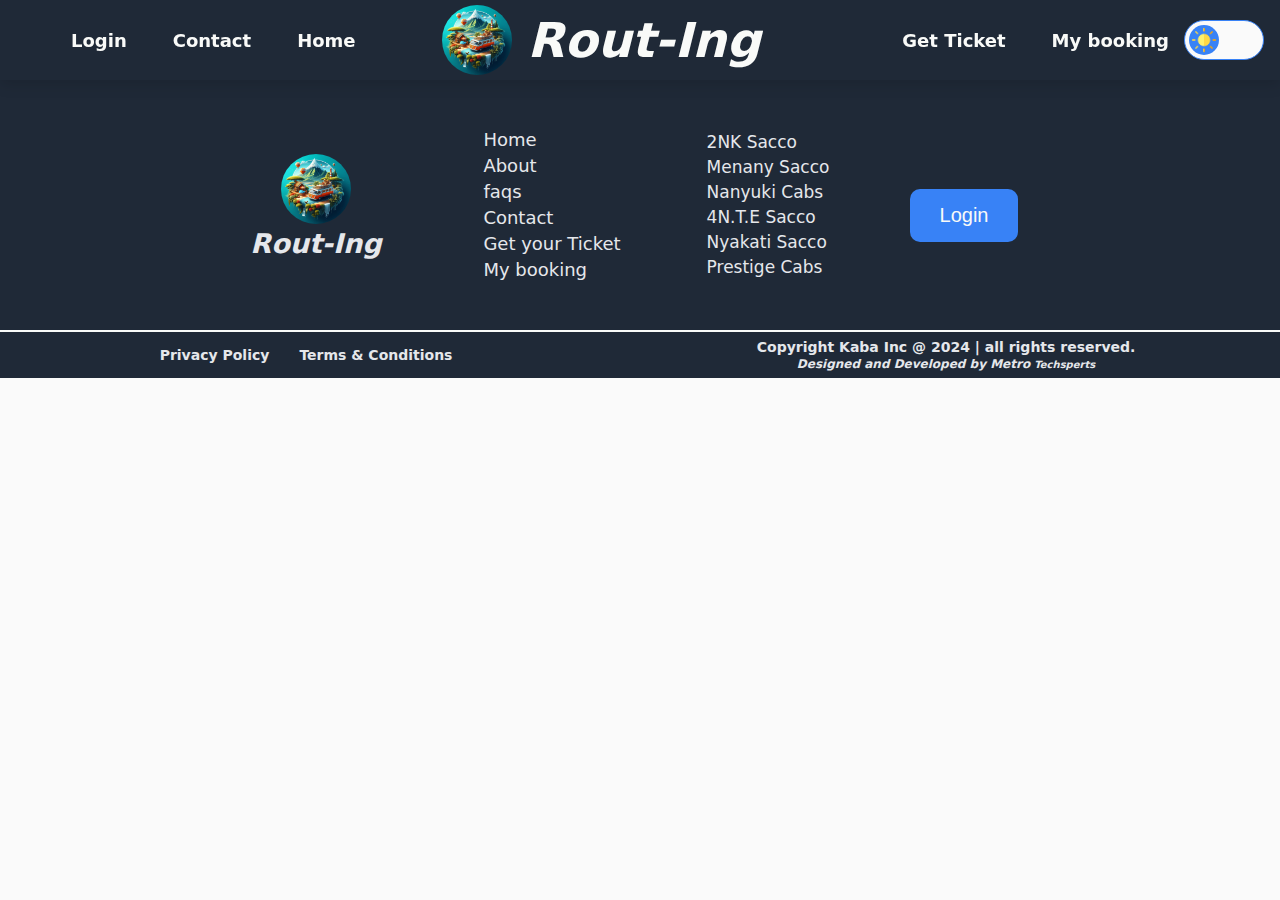
<file: loyalty.html>
<!DOCTYPE html>
<html lang="en">
<head>
    <meta charset="UTF-8">
    <meta name="viewport" content="width=device-width, initial-scale=1.0">
    <link rel="preconnect" href="https://fonts.googleapis.com">
    <link rel="preconnect" href="https://fonts.gstatic.com" crossorigin>
    <link href="https://fonts.googleapis.com/css2?family=Roboto:ital,wght@0,100;0,300;0,400;0,500;0,700;0,900;1,100;1,300;1,400;1,500;1,700;1,900&display=swap" rel="stylesheet">
    <link rel="shortcut icon" href="Images/_337a0b08-c3e3-40a1-95f6-a3afe7c619af.jpeg" type="image/x-icon">
    <link rel="stylesheet" href="CSS/style.css">
    <link rel="stylesheet" href="CSS/header.css">
    <link rel="stylesheet" href="CSS/main.css">
    <link rel="stylesheet" href="CSS/footer.css">
    <link rel="stylesheet" href="CSS/booked.css">
    <link rel="stylesheet" href="CSS/responsive.css">
    <script src="JS/script.js" defer></script>
    <script src="JS/user.js" defer></script>
    <script src="JS/book.js" defer></script>
    <script src="JS/responsive.js" defer></script>
    <title>Rout-Ing || Loyalty</title>
</head>
<body>
    <nav>
        <div class="navigation-items">
            <div class="header-left">
                <ul>
                    <li><a href="form.html">Login</a></li>
                    <li><a href="index.html#contact">Contact</a></li>
                    <li><a href="index.html">Home</a></li>
                </ul>
            </div>
            <div class="logo">
                <img src="Images/_337a0b08-c3e3-40a1-95f6-a3afe7c619af.jpeg" alt="" class="logo-img">
                <a href="#"> <h1 class="header-logo">Rout-Ing</h1> </a>
            </div>
            <div class="header-right">
                <ul>
                    <li><a href="booking.html">Get Ticket</a></li>
                    <li><a href="booked.html">My booking</a></li>
                </ul>
                <div>
                    <label class="switch">
                        <input type="checkbox" class="checkbox">
                        <span class="slider round">
                            <div class="d-m">
                                <img src="Images/dark.png" alt="dark image icon" class="dark-icon">
                                <img src="Images/light.png" alt="" class="light-icon">
                            </div>
                        </span>
                      </label>
                </div>
            </div>
        </div>
        <div class="responsive-header">
            <div class="hamburger-icons">
                <div class="icons">
                    <img src="Images/bars.png" alt="hamburger open navbar icon" class="icons-properties" id="open-ham">
                </div>
                <div class="icons">
                    <img src="Images/close-b.png" alt="hamburger close navbar icon" class="icons-properties" id="close-ham">
                </div>
            </div>
            <div class="resp-logo">
                <img src="Images/_337a0b08-c3e3-40a1-95f6-a3afe7c619af.jpeg" alt="" class="resp-img">
                <a href="#"> <h1 class="header-resp">Rout-Ing</h1> </a>
            </div>
            <div class="icons">
                <img src="Images/user-account.png" alt="hamburger close navbar icon" class="icons-properties">                
            </div>
        </div>
    </nav>
    
    <main>

    </main>
    <footer>
        <div class="footer-more">
            <div class="more-subs">
                <div class="subs-logo">
                    <img src="Images/_337a0b08-c3e3-40a1-95f6-a3afe7c619af.jpeg" alt="" class="logo-img">
                </div>
                <div class="footer-logo">
                    <a href="#"> <h2 class="footer-title">Rout-Ing</h2> </a>
                </div>
            </div>
            <div class="more-subs">
                <div class="subs-links">
                    <ul>
                        <li><a href="#">Home</a></li>
                        <li><a href="#about">About</a></li>
                        <li><a href="#faqs">faqs</a></li>
                        <li><a href="#contact">Contact</a></li>
                        <li><a href="#">Get your Ticket</a></li>
                        <li><a href="#contact">My booking</a></li>
                    </ul>
                   
                </div>
            </div>
            <div class="more-subs">
                <div class="sacco">
                    <ul>
                        <li><a href="#">2NK Sacco</a></li>
                        <li><a href="#">Menany Sacco</a></li>
                        <li><a href="#">Nanyuki Cabs</a></li>
                        <li><a href="#">4N.T.E Sacco</a></li>
                        <li><a href="#">Nyakati Sacco</a></li>
                        <li><a href="#">Prestige Cabs</a></li>
                    </ul>
                   
                </div>
            </div>
            <div class="more-subs">
                <div class="f-button">
                    <button type="button" class="footer-login">Login</button>
                </div>
            </div>
        </div>
        <div class="foot-main">
            <div class="foot">
                <a href="#" class="footer-link">Privacy Policy</a>
                <a href="#" class="footer-link">Terms & Conditions</a>
            </div>
            <div class="footer-text">
                Copyright Kaba Inc &#064; 2024 | all rights reserved. 
                <br><span><i>Designed and Developed by Metro <small>Techsperts</small></i></span>
            </div>
        </div>
    </footer>
</body>
</html>
</file>
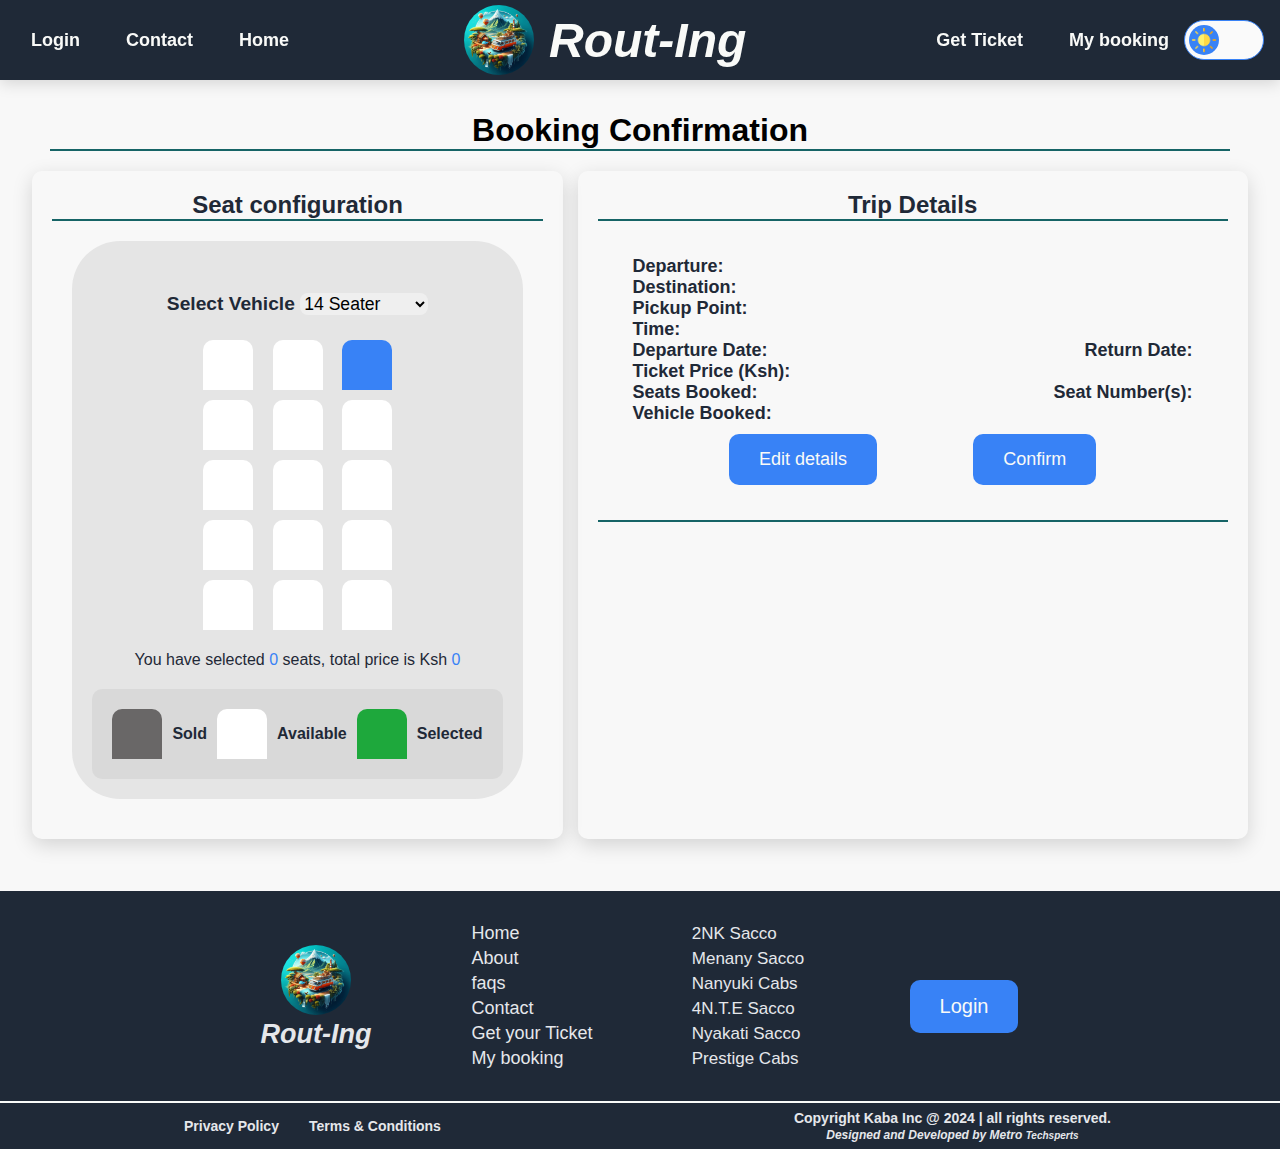
<file: pay-confirm.html>
<!DOCTYPE html>
<html lang="en">
<head>
    <meta charset="UTF-8">
    <meta name="viewport" content="width=device-width, initial-scale=1.0">
    <link rel="preconnect" href="https://fonts.googleapis.com">
    <link rel="preconnect" href="https://fonts.gstatic.com" crossorigin>
    <link href="https://fonts.googleapis.com/css2?family=Roboto:ital,wght@0,100;0,300;0,400;0,500;0,700;0,900;1,100;1,300;1,400;1,500;1,700;1,900&display=swap" rel="stylesheet">
    <link rel="shortcut icon" href="Images/_337a0b08-c3e3-40a1-95f6-a3afe7c619af.jpeg" type="image/x-icon">
    <link rel="stylesheet" href="CSS/style.css">
    <link rel="stylesheet" href="CSS/header.css">
    <link rel="stylesheet" href="CSS/main.css">
    <link rel="stylesheet" href="CSS/footer.css">
    <link rel="stylesheet" href="CSS/booked.css">
    <link rel="stylesheet" href="CSS/book.css">
    <link rel="stylesheet" href="CSS/responsive.css">
    <link rel="stylesheet" href="CSS/confirm.css">
    <link rel="stylesheet" href="CSS/seat_select.css">
    <script src="JS/script.js" defer></script>
    <script src="JS/user.js" defer></script>
    <script src="JS/book.js" defer></script>
    <script src="JS/responsive.js" defer></script>
    <script src="JS/confirm.js" defer></script>
    <title>Ticket || Rout-Ing</title>
</head>
<body>
    <nav>
        <div class="navigation-items">
            <div class="header-left">
                <ul>
                    <li><a href="form.html">Login</a></li>
                    <li><a href="index.html#contact">Contact</a></li>
                    <li><a href="index.html">Home</a></li>
                </ul>
            </div>
            <div class="logo">
                <img src="Images/_337a0b08-c3e3-40a1-95f6-a3afe7c619af.jpeg" alt="" class="logo-img">
                <a href="#"> <h1 class="header-logo">Rout-Ing</h1> </a>
            </div>
            <div class="header-right">
                <ul>
                    <li><a href="booking.html">Get Ticket</a></li>
                    <li><a href="booked.html">My booking</a></li>
                </ul>
                <div>
                    <label class="switch">
                        <input type="checkbox" class="checkbox">
                        <span class="slider round">
                            <div class="d-m">
                                <img src="Images/dark.png" alt="dark image icon" class="dark-icon">
                                <img src="Images/light.png" alt="" class="light-icon">
                            </div>
                        </span>
                      </label>
                </div>
            </div>
        </div>
        <div class="responsive-header">
            <div class="hamburger-icons">
                <div class="icons">
                    <img src="Images/bars.png" alt="hamburger open navbar icon" class="icons-properties" id="open-ham">
                </div>
                <div class="icons">
                    <img src="Images/close-b.png" alt="hamburger close navbar icon" class="icons-properties" id="close-ham">
                </div>
            </div>
            <div class="resp-logo">
                <img src="Images/_337a0b08-c3e3-40a1-95f6-a3afe7c619af.jpeg" alt="" class="resp-img">
                <a href="#"> <h1 class="header-resp">Rout-Ing</h1> </a>
            </div>
            <div class="icons">
                <img src="Images/user-account.png" alt="hamburger close navbar icon" class="icons-properties">                
            </div>
        </div>
    </nav>
    
    <main>
        <div class="alert-content">
            <span class="info-alert"></span>
            <img src="Images/close-alert.png" alt="close the alert" class="close-alert">
        </div>
        <div class="confirm-content">
            <h1>Booking Confirmation</h1>
            <div class="content">
                <div class="content-details">
                    <h2>Seat configuration</h2>
                    <div class="main-container">
                        <div class="container">
                            <div class="vehicle-container">
                                <label for="vehicle">Select Vehicle</label>
                                <select name="vehicle" id="vehicle">
                                    <option value="750"> 14 Seater</option>
                                    <option value="850"> 11 Seater</option>
                                </select>
                            </div>
                            
                            <div class="seating-container">
                                <div class="row">
                                    <div class="seat"></div>
                                    <div class="seat"></div>
                                    <div class="seat driver" title="Driver's seat"></div>
                                </div>
                                <div class="row">
                                    <div class="seat"></div>
                                    <div class="seat"></div>
                                    <div class="seat"></div>
                                </div>
                                <div class="row">
                                    <div class="seat"></div>
                                    <div class="seat"></div>
                                    <div class="seat"></div>
                                </div>
                                <div class="row">
                                    <div class="seat"></div>
                                    <div class="seat"></div>
                                    <div class="seat"></div>
                                </div>
                                <div class="row last">
                                    <div class="seat"></div>
                                    <div class="seat"></div>
                                    <div class="seat"></div>
                                </div>
                                <div class="summary">
                                    <p>You have selected <span class="bold" id="count">0</span> seats, total price is Ksh <span class="bold" id="total">0</span> </p>
                                </div>
                            </div>
                            <ul class="showcase-container">
                                <li>
                                    <div class="seat sold"></div>
                                    <p>Sold</p>
                                </li>
                                <li>
                                    <div class="seat available"></div>
                                    <p>Available</p>
                                </li>
                                <li>
                                    <div class="seat selected"></div>
                                    <p>Selected</p>
                                </li>
                            </ul>
                        </div>
                    </div>
                </div>
                <div class="content-details">
                    <h2>Trip Details</h2>
                    <div class="details-content">
                        <div class="trip-info">
                            <div>
                                <label for="departure">Departure:</label>
                                <span class="depart"></span>
                            </div>
                            <div>
                                <label for="arrive">Destination:</label>
                                <span class="destination"></span>
                            </div>
                            <div>
                                <label for="pickup">Pickup Point:</label>
                                <span class="pick-up"></span>
                            </div>
                            <div>
                                <label for="time">Time:</label>
                                <span class="time"></span>
                            </div>
                            <div class="dates">
                                <div class="date">
                                    <label for="date-go">Departure Date:</label>
                                    <span class="date-go"></span>
                                </div>
                                <div class="date">
                                    <label for="date-come">Return Date:</label>
                                    <span class="date-come"></span>
                                </div>
                            </div>
                            <div>
                                <label for="ticket">Ticket Price (Ksh):</label>
                                <span class="ticket-price"></span>
                            </div>
                            <div class="user-seats">
                                <div class="seat-info">
                                    <label for="seats-b">Seats Booked:</label>
                                    <span class="seats-booked"></span>
                                </div>
                                <div class="seat-info">
                                    <label for="seats-no">Seat Number(s):</label>
                                    <span class="seat-number"></span>
                                </div>
                            </div>
                            <div>
                                <label for="vehicle">Vehicle Booked:</label>
                                <span class="vehicle-plate"></span>
                            </div>
                            <div class="trip-buttons">
                                <button type="button" class="trip-btns" id="edit">Edit details</button>
                                <button type="button" class="trip-btns" id="confirm">Confirm</button>
                            </div>
                        </div>
                    </div>
                    <div class="details-content extra-pay">
                        <h3>Payment section</h3>
                        <div class="prompt">
                            <div class="prompt-content">
                                <p>Enter Mpesa phone number to receive payment prompt:</p>
                                <div>
                                    <label for="phone">Phone Number: </label>
                                     <input type="tel" name="no" id="phone-no" class="phone-no" placeholder="0700000000">
                                </div>
                                <div>
                                    <label for="amount">Amount to be paid (Ksh): </label>
                                    <span class="ticket-price"></span>
                                </div>
                                <div class="prompt-btn">
                                    <button type="button" class="trip-btns" id="prompt-call">Send prompt</button>
                                </div>
                                <p>Didn't receive prompt, <button type="button" class="manual-info" id="pay-manual">Click here</button></p>
                            </div>
                        </div>
                        <div class="manual-pay">
                            <div>
                                <label for="till">Till Number: </label>
                                <span class="till-no">521562</span>
                            </div>
                            <div>
                                <label for="amount">Amount to be paid (Ksh): </label>
                                <span class="ticket-price"></span>
                            </div>
                            <div>
                                <label for="ref">Mpesa Refer Number: </label>
                                <input type="tel" name="no" id="ref-no" class="pay-ref-no" placeholder="A1D51F5F4G">
                            </div>
                            <div class="prompt-btn">
                                <button type="button" class="trip-btns" id="validate">Validate</button>
                            </div>
                            <p>Send prompt, <button type="button" class="manual-info" id="pay-prompt">Click here</button></p>
                        </div>
                    </div>
                    <div class="details-content extra-ticket">
                        <h3>Ticket download</h3>
                        <div class="ticket-content">
                            <div class="ticket-left">
                                <div class="ticket-display"></div>
                                <div class="ticket-download">
                                    <button type="button" class="trip-btns" id="t-download">Download Ticket</button>
                                </div>
                            </div>
                            <div class="ticket-left">
                                <h4>Kind Reminder</h4>
                                <p>Rout-Ing and partner saccos are not liable for ticket refunds if you miss the vehicle you booked. After payment, the driver will call you on departure to verify pickup stop kindly keep time.</p>
                            </div>
                        </div>
                    </div>
                </div>
            </div>
        </div>
    </main>
    
    <footer>
        <div class="footer-more">
            <div class="more-subs">
                <div class="subs-logo">
                    <img src="Images/_337a0b08-c3e3-40a1-95f6-a3afe7c619af.jpeg" alt="" class="logo-img">
                </div>
                <div class="footer-logo">
                    <a href="index.html"> <h2 class="footer-title">Rout-Ing</h2> </a>
                </div>
            </div>
            <div class="more-subs">
                <div class="subs-links">
                    <ul>
                        <li><a href="index.html">Home</a></li>
                        <li><a href="index.html#about">About</a></li>
                        <li><a href="index.html#faqs">faqs</a></li>
                        <li><a href="index.html#contact">Contact</a></li>
                        <li><a href="booking.html">Get your Ticket</a></li>
                        <li><a href="booked.html">My booking</a></li>
                    </ul>
                    
                </div>
            </div>
            <div class="more-subs">
                <div class="sacco">
                    <ul>
                        <li><a href="#">2NK Sacco</a></li>
                        <li><a href="#">Menany Sacco</a></li>
                        <li><a href="#">Nanyuki Cabs</a></li>
                        <li><a href="#">4N.T.E Sacco</a></li>
                        <li><a href="#">Nyakati Sacco</a></li>
                        <li><a href="#">Prestige Cabs</a></li>
                    </ul>
                    
                </div>
            </div>
            <div class="more-subs">
                <div class="f-button">
                    <button type="button" class="footer-login">Login</button>
                </div>
            </div>
        </div>
        <div class="foot-main">
            <div class="foot">
                <a href="#" class="footer-link">Privacy Policy</a>
                <a href="#" class="footer-link">Terms & Conditions</a>
            </div>
            <div class="footer-text">
                Copyright Kaba Inc &#064; 2024 | all rights reserved. 
                <br><span><i>Designed and Developed by Metro <small>Techsperts</small></i></span>
            </div>
        </div>
    </footer>
</body>
</html>
</file>
<file: CSS/style.css>
body {
    font-family: system-ui, -apple-system, BlinkMacSystemFont, 'Segoe UI', Roboto, Oxygen, Ubuntu, Cantarell, 'Open Sans', 'Helvetica Neue', sans-serif;
    margin: 0;
    padding: 0;
    padding-top: 80px;
    display: flex;
    flex-direction: column;
    background-color: var(--color-bg-light);
}

body.dark{
    background-color: var(--color-bg-dark);
} 

body.dark .booking-form {
    background-color: var(--color-secondary);
}

body.dark .booking-form label{
    color: var(--color-primary);

}

body.dark .container {
    background-color: var(--color-secondary);
}

body.dark span {
    color: var(--color-blue);
}

body.dark h1,
body.dark h2,
body.dark h3,
body.dark h4,
body.dark label,
body.dark p {
    color: var(--color-primary);
}
/* Remember to create the state te color codes as har coded elements and call them to the styling as "--color-bg, --text-color etc" */

/* root section of the body */
:root {
    --color-primary: #f9faf8;
    --color-secondary: #1f2937;
    --color-alert: #03dac6;
    --color-success: #166466;
    --color-blue: #3882f6;
    --color-white: #fff;
    --color-light: rgba(255, 255, 255, 0.7);
    --color-black: #000;
    --color-bg-light: #fafafa;
    --color-bg-dark: #292c35;
}
</file>
<file: CSS/header.css>
.navigation-items{
    position: fixed;
    top: 0;
    right: 0;
    left: 0;
    height: 80px;
    display: flex;
    justify-content: space-between;
    align-items: center;
    padding: 0 16px;
    background-color: var(--color-secondary);
    box-shadow: 0 3px 15px rgba(0, 0, 0, 0.15);
    z-index: 100;
}

.logo a{
    font-style: italic;
    font-size: 24px;
}

.header-right {
    display: flex;
    align-items: center;
}

ul {
    display: flex;
    gap: 16px;
    list-style: none;
}

a {
    text-decoration: none;
    font-weight: 600;
    padding: 15px;
    color: var(--color-primary);
    font-size: 18px;
    border-radius: 10px;
    transition: 400ms;
}

ul a:hover {
    color: var(--color-blue);
    padding: 15px;
}

.switch {
    position: relative;
    display: inline-block;
    width: 80px;
    height: 40px;
  }
  
  .switch input { 
    opacity: 0;
    width: 0;
    height: 0;
  }
  
  .slider {
    position: absolute;
    cursor: pointer;
    top: 0;
    left: 0;
    right: 0;
    bottom: 0;
    background-color: var(--color-bg-light);
    -webkit-transition: .4s;
    transition: .4s;
  }
  
  .slider:before {
    position: absolute;
    content: "";
    height: 30px;
    width: 30px;
    left: 4px;
    bottom: 4px;
    background-color: var(--color-blue);
    -webkit-transition: .4s;
    transition: .4s;
  }
  
  input:checked + .slider {
    background-color: var(--color-bg-dark);
  }
  
  input:focus + .slider {
    box-shadow: 0 0 1px var(--color-blue);
  }
  
  input:checked + .slider:before {
    -webkit-transform: translateX(40px);
    -ms-transform: translateX(40px);
    transform: translateX(40px);
  }
  
  /* Rounded sliders */
  .slider.round {
    border-radius: 34px;
    border: 1px solid var(--color-blue);
  }
  
  .slider.round:before {
    border-radius: 50%;
  }

  .d-m {
    position: relative;
  }

  .light-icon {
    position: absolute;
    height: 26px;
    top: 6px;
    left: 6px;
  }

  .dark-icon {
    position: absolute;
    height: 24px;
    right: 8px;
    top: 7px;
    display: none;
  }

.login {
    background-color: var(--color-secondary);
    border: 1px solid var(--color-secondary);
    color: var(--color-white);
    padding: 15px 30px;
    border-radius: 10px;
    font-size: 18px;
    transition: 400ms;
    cursor: pointer;
}

.login:hover {
    background-color: var(--color-white);
    color: var(--color-secondary);
    border: 1px solid var(--color-secondary);
}
</file>
<file: CSS/main.css>
.body-content {
    display: flex;
    flex-direction: column;
    flex: 1;
}

.hero-section {
    display: flex;
    padding: 32px 50px;
    justify-content: center;
    align-items: center;
    height: 65vh;
    background: url('../Images/background.webp');
    background-size: 100% 100%;
    background-attachment: fixed;
    background-repeat: no-repeat;
}

.hero-left, .hero-right {
    padding: 32px;
}

.logo {
    display: flex;
    justify-content: center;
    align-items: center;
}

.logo-img {
    height: 70px;
    border-radius: 50%;
    margin-right: 0;
}

.hero-left h1{
    font-size: 48px;
    font-weight: 900;
    color: var(--color-secondary);
    width: 600px;
}

.hero-section span {
    color: var(--color-blue);
}

.hero-left p {
    font-size: 18px;
    color: var(--color-primary);
    width: 600px;
    margin-bottom: 30px;
}

.hero-btn {
    padding: 16px 32px;
    font-size: 18px;
    border: 2px solid var(--color-success);
    border-radius: 10px;
    color: var(--color-primary);
    background-color: var(--color-success);
    transition: 400ms;
}

.hero-btn:hover {
    background-color: transparent;
    color: var(--color-primary);
    border: 2px solid var(--color-blue);
}

.booking-form {
    background-color: var(--color-primary);
    display: flex;
    justify-content: center;
    align-items: center;
    padding: 30px;
    box-shadow: 0 6px 20px rgba(0, 0, 0, 0.2);
    gap: 10px;
    border-radius: 5px;
}

.form-header {
    display: flex;
    gap: 20px;
}

.form-info {
    display: flex;
    flex-direction: column;
    gap: 10px;
}

.middle-index {
    border: 2px solid var(--color-success);
}

.booking-form label {
    color: var(--color-secondary);
    font-size: 16px;
}

.booking-form label span{
    color: var(--color-success);
    font-size: 12px;
}

.booking-form input {
    margin-right: 10px;
    padding: 10px 15px;
    font-size: 18px;
    color: var(--color-success);
    border-radius: 5px;
    border: none;
    box-shadow: 0 3px 15px rgba(0, 0, 0, 0.15);
}

.form-search {
    display: flex;
    justify-content: center;
    align-items: center;
}

.form-search input[type="submit"] {
    color: var(--color-primary);
    background-color: var(--color-blue);
    border: 2px solid var(--color-blue);
    transition: 400ms;
    margin-top: 10px;
    width: 100%;
}

.form-search input[type="submit"]:hover {
    background-color: transparent;
    color: var(--color-blue);
}

.steps-section {
    display: flex;
    flex-direction: column;
    padding: 32px 50px;
}

.steps-content {
    display: flex;
    flex-wrap: wrap;
    justify-content: center;
    gap: 20px;
}

.steps-section h1 {
    text-align: center;
    color: var(--color-secondary);
}

.step {
    background-color: var(--color-success);
    color: var(--color-primary);
    padding: 20px;
    width: 300px;
    
}

.step-image {
    width: 60px;
}

.step, h4, p{
    margin: 10px;
}

.step, p{
    font-size: 16px;
    text-wrap: wrap;
}

.step.select {
    background-color: var(--color-secondary);
}

.step.pay {
    background-color: var(--color-blue);
}

.step.pick {
    background: transparent;
    color: var(--color-secondary);
    box-shadow: 0 6px 20px rgba(0, 0, 0, 0.15);
}

.destination-section {
    display: flex;
    flex-direction: column;
    box-shadow: 0 6px 20px rgba(0, 0, 0, 0.15);
}

.sub-title {
    text-align: center;
    color: var(--color-secondary);
}

.sub-destination-section {
    display: flex;
    flex-wrap: wrap;
    gap: 30px;
    justify-content: center;
    align-items: center;
    padding: 32px 50px;
}

.sub-article {
    position: relative;
    width: 400px;
}

.article-image {
    width: 100%;
}

.article-info {
    position: absolute;
    bottom: 15px;
    left: 15px;
    color: var(--color-primary);
}

.article-info h3, 
.article-info p {
    color: var(--color-primary);
}

.sub-right-section {
    display: flex;
    flex-wrap: wrap;
    gap: 16px;
    border: 1px solid var(--color-secondary);
}

.about-section {
    padding: 30px 50px;
}

.about-section h1 {
    text-align: center;
    color: var(--color-success);
    margin: 0;
}

.about-content {
    display: flex;
    justify-content: center;
    align-items: center;
    gap: 20px;
    padding: 0 50px;
}

.about-subs {
    display: flex;
    justify-content: center;
    flex-direction: column;
    align-items: center;
    gap: 20px;
    padding: 10px 20px;
}

.about-subs h3 {
    color: var(--color-success);
    margin: 0;
}

.about-subs p{
    font-size: 18px;
    color: var(--color-secondary);
}

.about-subs-img {
    width: 400px;
    border-radius: 50px;
}

.about-sub {
    display: flex;
    justify-content: center;
    align-items: center;
    gap: 20px;
    flex-wrap: wrap;
}

.subs-sections {
    display: flex;
    flex-direction: column;
    flex-wrap: wrap;
    justify-content: center;
    align-items: center;
    padding: 20px;
    border-radius: 10px;
    box-shadow: 0 6px 20px rgba(0, 0, 0, 0.2);
}

.sub-contents {
    display: flex;
    padding: 0 32px;
}

.about-left {
    padding: 0 50px;
}

.about-left h2 {
    text-align: center;
    color: var(--color-secondary);
}

.about-left p {
    color: var(--color-secondary);
    font-size: 18px;
    margin-bottom: 15px;
}

.sub-content {
    display: flex;
    justify-content: center;
    align-items: center;
    gap: 16px;
    margin-bottom: 15px;
}

.sub-image {
    width: 60px;
    background-color: var(--color-success);
    padding: 15px;
    border-radius: 10px;
    box-shadow:  0 3px 15px rgba(0, 0, 0, 0.15);
}

.sub-image.odd{
    background-color: var(--color-primary);
}

.content-image {
    width: 60px;
}

.sub-info h4 {
    color: var(--color-secondary);
}

.sub-info h4 span {
    color: var(--color-success);
    margin-bottom: 10px;
}

.sub-info p {
    font-size: 16px;
    color: var(--color-secondary);
    font-weight: 500;
}

.about-image {
    border-radius: 50px;
}

.loyalty {
    display: flex;
    flex-direction: column;
    gap: 15px;
    padding: 10px 100px;
    justify-content: center;
}

.loyalty h3 {
    color: var(--color-success);
    margin: 0;
}

.loyalty p {
    font-size: 18px;
    color: var(--color-secondary);
}

.loyalty span {
    color: var(--color-success);
    text-decoration: underline;
}

.loyalty-btn {
    padding: 15px 30px;
    background-color: var(--color-blue);
    border: 2px solid var(--color-blue);
    color: var(--color-primary);
    font-size: 20px;
    border-radius: 10px;
    align-self: center;
    transition: 400ms;
}

.loyalty-btn:hover {
    color: var(--color-blue);
    background-color: transparent;
}

.faqs-section {
    display: flex;
    flex-direction: column;
    padding: 10px 50px;
    box-shadow: 0 6px 20px rgba(0, 0, 0, 0.15);
}

.faqs-title {
    color: var(--color-success);
    text-align: center;
}

.faqs-content {
    display: flex;
}

.faqs-sub-content {
    padding:  10px 30px;
    width: 50%;
}

.sub-content-title {
    color: var(--color-secondary);
    margin: 5px;
    cursor: pointer;
}

.sub-faqs {
    padding: 10px;
    border-radius: 10px;
    box-shadow: 0 6px 20px rgba(0, 0, 0, 0.15);
    display: none;
}

.sub-faqs-top {
    padding: 0 5px;
    display: flex;
    justify-content: space-between;
    align-items: center;
}

.sub-faqs-top h4 {
    color: var(--color-secondary);
    cursor: pointer;
    padding: 5px;
}

.sub-faqs-top h4 span {
    color: var(--color-blue);
    background-color: var(--color-primary);
    border: 2px solid var(--color-blue);
    border-radius: 50px;
    padding: 3px 6px;
    margin-right: 3px;
}

.sub-faqs-bottom {
    margin-top: 0px;
    padding: 5px 10px;
    line-height: 20px;
    border-radius: 10px;
    box-shadow: 0 6px 15px rgba(0, 0, 0, 0.1);
    margin-bottom: 5px;
    display: none;
}

.contact-section {
    display: flex;
    flex-direction: column;
    justify-content: center;
    align-items: center;
    padding: 30px 50px;
}

.contact-content {
    display: flex;
    justify-content: center;
    align-items: center;
    gap: 30px;
}

.contact-title{
    color: var(--color-success);
    margin: 0;
    text-align: center;
}

.contact-left {
    display: flex;
    flex-direction: column;
    align-items: center;
    /* justify-content: center; */
    /* padding: 30px; */
}

.left-title {
    color: var(--color-secondary);
}

.contact-info {
    color: var(--color-secondary);
    font-size: 18px;
    text-wrap: wrap;
}

.contact-articles{
    display: flex;
    gap: 15px;
    flex-wrap: wrap;
}

.contact-article {
    margin-top: 32px;
    display: flex;
    flex-direction: column;
    justify-content: center;
    align-items: center;
    padding: 15px;
    border-radius: 10px;
    width: 200px;
    box-shadow: 0 6px 20px rgba(0, 0, 0, 0.2);
}

.cArticle-icon, .c-icon {
    width: 50px;
}

.c-title {
    font: 16px;
    margin: 0;
    margin-top: 4px;
    color: var(--color-secondary);
}

.c-info {
    font-size: 14px;
    margin: 0;
    margin-top: 4px;
    line-height: 20px;
}

.c-info a {
    color: var(--color-blue);
}

.c-info-link{
    font-size: 14px;
    text-decoration: underline;
    transition: 400ms;
    margin: 0;
    padding: 0;
}

.c-info-link:hover{
    color: var(--color-blue);
}

.contact-right {
    padding: 30px;
    display: flex;
    flex-direction: column;
    align-items: center;
    justify-content: center;
}

.contact-bform {
    display: flex;
    flex-direction: column;
    align-items: center;
    justify-content: center;
}

.contact-form-info {
    font-size: 18px;
    color: var(--color-secondary);
    margin: 0;
}

.open-form {
    padding: 15px 30px;
    margin-top: 20px;
    background-color: var(--color-blue);
    color: var(--color-primary);
    font-size: 20px;
    border: none;
    border-radius: 10px;
    align-self: center;
    transition: 400ms;
    opacity: 0.8;
}

.open-form:hover {
    opacity: 1;
}

.form-section{
    padding: 30px;
    display: flex;
    flex-direction: column;
    align-items: center;
    justify-content: center;
    box-shadow: 0 6px 20px rgba(0, 0, 0, 0.2);
    border-radius: 10px;
    display: none;
}

.close, .close-form {
    margin-bottom: 5px;
    width: 40px;
    border-radius: 50%;
    cursor: pointer;
}

.name-labels {
    display: flex;
    /* justify-content: space-between; */
    gap: 140px;
    color: var(--color-success);
    font-size: 18px;
    font-weight: bold;
}

.input-fields{
    margin-top: 5px;
    color: var(--color-success);
    display: flex;
    justify-content: space-between;
    gap: 30px;
    margin-bottom: 5px;
}

.first-name, .second-name {
    padding: 10px;
    color: var(--color-success);
    background-color: white;
    font-size: 16px;
    border-radius: 10px;
    border: none;
    box-shadow: 0 3px 15px rgba(0, 0, 0, 0.1);  
}

.contact-details{
    display: flex;
    flex-direction: column;
    gap: 5px;
}

.contact-details input{
    border-radius: 10px;
    color: var(--color-success);
    border: none;
    padding: 10px;
    font-size: 16px;
    margin-bottom: 5px;
    box-shadow: 0 3px 15px rgba(0, 0, 0, 0.1);  
}

.contact-details textarea {
    border-radius: 10px;
    color: var(--color-success);
    border: none;
    padding: 5px;
    font-size: 16px;
    box-shadow: 0 3px 15px rgba(0, 0, 0, 0.1);  
}

.contact-details label{
    font-weight: bold;
    color: var(--color-success);
    font-size: 18px;
    margin-top: 5px;
}

.form-btn {
    display: flex;
    justify-content: center;
    align-items: center;
}

.form-submit {
    padding: 15px 30px;
    margin-top: 20px;
    background-color: var(--color-blue);
    color: var(--color-primary);
    font-size: 20px;
    border: none;
    border-radius: 10px;
    align-self: center;
    transition: 400ms;
}

.form-submit:hover {
    color: var(--color-primary);
    background-color: var(--color-success);
}
</file>
<file: CSS/footer.css>
footer {
    background-color: #1f2937;
    color: #e5e7eb;
    font-size: 20px;
    font-weight: 600;
    text-align: center;
}

.footer-more {
    display: flex;
    padding: 30px 50px;
    justify-content: center;
    align-items: center;
    gap: 16px;
}

.more-subs {
    display: flex;
    flex-direction: column;
    width: 200px;
    align-items: center;
    justify-content: center;
}

.footer-title {
    color: #e5e7eb;
    margin: 0;
    font-style: italic;
}

.more-subs h3 {
    margin: 0;
    font-style: italic;
    color: #f9faf8;
}

.more-subs p {
    font-size: 15px;
    text-wrap: wrap;
}

.more-subs ul{
    display: flex;
    flex-direction: column;
    gap: 0;
    
    
}

.more-subs ul li a{
    padding: 0;
}

.more-subs a {
    text-decoration: none;
    font-weight: 400;
    color: #e5e7eb;
    font-size: 18px;
    transition: 400ms;
    padding: 0;
}

.more-subs a:hover {
    text-decoration: underline;
    color: #3882f6;
}

.more-subs, .sacco a{
    font-size: 17px;
    line-height: 25px;
    text-wrap: wrap;
    text-align: start;
}

.more-subs, .f-button {
    display: flex;
    align-items: center;
    justify-content: center;
}

.footer-login {
    padding: 15px 30px;
    margin-top: 20px;
    background-color: #3882f6;
    border: 1px solid #3882f6;
    color: #f9faf8;
    font-size: 20px;
    border: none;
    border-radius: 10px;
    align-self: center;
    transition: 400ms;
}

.footer-login:hover {
    background-color: transparent;
    border: 1px solid #f9faf8;
}

.foot-main {
   display: flex;
   align-items: center;
   justify-content: space-around;
   border-top: 2px solid #f9faf8;
}

.foot {
    display: flex;
   align-items: center;
   justify-content: space-around;
}

.footer-text {
    font-size: 14px;
}

.footer-link {
    font-size: 14px;
    display: flex;
    color: #e5e7eb;
    transition: 400ms;
}

.footer-link:hover {
    color: #3882f6;
}

.footer-text i {
    font-size: 12px;
}
</file>
<file: CSS/booked.css>
.booked {
    height: 100%;
    padding: 30px 50px;
    display: flex;
    flex-direction: column;
    justify-content: center;
    align-items: center;
    gap: 15px;
}

.booked-titles {
    padding: 20px;
    text-align: center;
}

.booked-titles h1 {
    margin: 0;
    color: var(--color-secondary);
}

.booked-titles p {
    color: var(--color-secondary);
}

.check-booking {
    /* background-color: var(--color-primary); */
    padding: 30px 50px;
    display: flex;
    justify-content: space-evenly;
    align-items: center;
    box-shadow: 0 6px 30px rgba(0, 0, 0, 0.1);
    gap: 20px;
}

.check-booking label {
    font-size: 18px;
    color: var(--color-secondary);
    padding-bottom: 10px;
    margin-right: 20px;
}

.check-booking input {
    font-size: 18px;
    color: var(--color-success);
    padding: 10px 30px;
    margin-top: 10px;
    border: none;
    border-radius: 5px;
    width: auto;
    box-shadow: 0 6px 20px rgba(0, 0, 0, 0.2);
}

.info {
    display: flex;
    justify-content: center;
    gap: 10px;
    align-items: center;
    padding: 20px;
}

.info p{
    font-size: 14px;
    margin: 0;
    flex-wrap: wrap;
}

.more-info{
    width: 30px;
}


.submit-ref {
    padding: 20px;
    display: flex;
    flex-direction: column;
    justify-content: center;
    align-items: center;
}

.verify-no {
    color: var(--color-success);
    background-color: transparent;
    font-size: 16px;
    padding: 5px 10px;
    border: none;
    text-decoration: underline;
    transition: 400ms;
    cursor: pointer;
}

.verify-no:hover {
    color: var(--color-blue);
}

.check-booking input[type="submit"],
.submit-ref input[type="submit"]{
    padding: 15px 30px;
    font-size: 18px;
    color: var(--color-primary);
    background-color: var(--color-blue);
    border: none;
    border-radius: 10px;
    transition: 400ms;
    cursor: pointer;
}

.check-booking input[type="submit"]:hover,
.submit-ref input[type="submit"]:hover{
    background-color: var(--color-secondary);
    color: var(--color-primary);
}

.otp {
    display: none;
}

.verify-email {
    display: flex;
    flex-direction: column;
    align-items: center;
    justify-content: center;
    padding: 10px;
}

.verify-email label{
    font-size: 18px;
    color: var(--color-secondary);
}

.assistance {
    border: 2px solid var(--color-success);
    padding: 20px;
    border-radius: 5px;
    margin-top: 10px;
}

.assistance a {
    color: var(--color-success);
    font-size: 16px;
    font-weight: normal;
    text-decoration: underline;
    padding: 5px;
}
</file>
<file: CSS/responsive.css>
/* header */
.responsive-header {
    background-color: var(--color-secondary);
    position: fixed;
    top: 0;
    right: 0;
    left: 0;
    height: 80px;
    z-index: 100;
    display: flex;
    justify-content: space-between;
    align-items: center;
    padding: 0 20px;
    display: none;
    color: var(--color-primary);
    box-shadow: 0 6px 20px rgba(0, 0, 0, 0.15);

}

#hamburger-icons {
    display: flex;
    justify-content: space-between;
    align-items: center;
    padding: 0 20px;
    /* display: none; */
}

.resp-logo {
    display: flex;
    justify-content: space-between;
    align-items: center;
    margin: 0;
    height: 80px;
}

.resp-logo a{
    color: var(--color-primary);
}

.resp-img {
    height: 50px;
    border-radius: 50%;
}

.icons-properties {
    height: 40px;
}

/* body */

/* ######### responsive layout ########### */

@media screen and (max-width: 992px) {
    .responsive-header{
        display: flex;
        cursor: pointer;
    }

    #close-ham {
        display: none;
    }

    .navigation-items{
        display: none;
        position: absolute;
        right: 0;
        top: 78px;
        flex-direction: row;
        align-items: center;
        justify-content: center;
        /* padding-top: 60px; */
        height: calc(30vh - 78px);
        box-shadow: 0 3px 15px rgba(0, 0, 0, 0.15);
        z-index: 100;
    }

    .navigation-items .logo {
        display: none; 
    }    

    .navigation-items ul {
        flex-direction: column;
    }   
    .hero-section {
        flex-direction: column;
        height: 100vh;
    }

    .sub-article {
        width: 350px;
    }

    .about-content, .sub-contents {
        flex-direction: column;
    }

    .about-subs {
        flex-wrap: wrap;
        padding: 0;
    }

    .about-subs-img {
        display: none;
    }

    .faqs-content {
        flex-direction: column;
    }

    .faqs-sub-content {
        width: 90%;
    }

  }
  
  /* On screens that are 750 or less, set the background color to olive */
  @media screen and (max-width: 750px) {
    .hero-section {
        padding: 15px 30px;
        height: 80vh;
    }

    .hero-left, .hero-right {
        padding: 32px 0;
    }
    

    .hero-left h1{
        font-size: 40px;
        width: 500px;
    }
    
    .hero-left p {
        font-size: 16px;
        width: auto;
        margin-bottom: 30px;
    }
    
    .hero-btn {
        font-size: 16px;
    }
    
    .booking-form {
        width: auto;
        padding: 10px;
    }

    .form-contents {
        padding: 0;
        gap: 10px;
    }

    .form-content {
        padding: 0;
    }

    .form-content label {
        font-size: 16px;
    }

    .form-content input {
        padding: 10px 20px;
        font-size: 16px;
    }

    .contact-content {
        flex-direction: column;
    }

    .contact-article {
        width: 170px;
    }

    .footer-login {
        display: none;
    }

    .subs-sections {
        padding: 10px;
        width: 120px;
    }

    .sub-contents {
        padding: 0;
    }

    .about-content {
        padding: 0;
    }

    .about-left {
        padding: 10px;
    }

    .about-image {
        width: 400px;
    }

    .sub-content {
        flex-direction: column;
    }

    .loyalty {
        padding: 0;
    }

    .contact-right {
        padding: 0;
    }
  }

  /* smallest screens */
  @media screen and (max-width: 600px){
    .navigation-items{ 
        flex-direction: column;
        justify-content: flex-start;
        height: calc(40vh - 78px);
    }

    .hero-section {
        flex-direction: column;
        height: 100vh;
    }

    .form-contents {
         flex-direction: column; 
    }

    .hero-left{
        width: auto;
    }

    .hero-left h1 {
        width: auto;
    }

    .hero-left p {
        font-size: 16px;
        width: auto;
    }

    .about-image {
        width: auto;
        display: none;
    }

    .footer-more {
        flex-direction: column;
    }
  }

  @media screen and (max-width: 450px){
    .body-content p{
        font-size: 14px;
    }

    .navigation-items{ 
        height: calc(45vh - 78px);
    }

    .navigation-items a {
        font-size: 14px;
    }

    .body-content h1,
    .book-content h1,
    .booked h1 {
        font-size: 20px;
    }

    .body-content h2 {
        font-size: 16px;
    }

    .body-content h3 {
        font-size: 14px;
    }

    .body-content h4 {
        font-size: 12px;
    }


    .body-content button {
        font-size: 14px;
    }

    .body-content a {
        font-size: 14px;
    }

    .hero-left p,
    .booked p {
        font-size: 10px;
    }

    .booking-form {
        width: 300px;
    }

    .form-content label,
    .header-form label,
    .booked label{
        font-size: 12px;
    }
    
    .form-content input,
    .header-form input,
    .booked input {
        padding: 5px 10px;
        font-size: 12px;
        box-shadow: 0 3px 15px rgba(0, 0, 0, 0.15);
    }

    .booked button, 
    .booked input[type="submit"] {
        font-size: 10px;
    }

    .contact-article {
        width: 250px;
    }

    .form-section {
        padding: 10px;
    }

    .contact-details label, input {
        font-size: 14px;
    }

    .more-subs h3 {
        font-size: 14px;
    }

    .more-subs a {
        font-size: 14px;
    }

  }

  /* Booked */
  @media screen and (max-width: 750px) {
    .check-booking {
        flex-direction: column;
        gap: 15px;
        align-items: flex-start;
    }
}

/* Booking page */
@media screen and (max-width: 992px) {
    .book-content {
        padding: 30px;
    }

    .form-info {
        flex-direction: column;
    }

    .header-form input {
        font-size: 16px;
    }

    .header-form input[type="submit"]{
        margin-top: 30px;
    }

    .boarding-current {
        flex-direction: column;
    }

    .content-info {
        flex-direction: column;
    }
}

@media screen and (max-width: 600px) {
    .form-header {
        flex-direction: column;
    }
}

/* Pay confirm page */
@media screen and (max-width: 992px) {
    .content {
        flex-direction: column;
    }

    .confirm-content h1 {
        font-size: 30px;
    }

    .confirm-content h2 {
        font-size: 24px;
    }

}

@media screen and (max-width: 750px) {
    .content {
        padding: 0;
    }
    
    .dates,
    .user-seats{
        flex-direction: column;
        gap: 5px;
    }

    .details-content .trip-info {
        width: auto;
        padding: 0;
        font-size: 16px;
    }

    .details-content .trip-buttons {
        flex-direction: column;
        justify-content: center;
        align-items: flex-start;
        gap: 5px;
        font-size: 16px;
    }
}

@media screen and (max-width: 600px) {
    .ticket-content {
        flex-direction: column;
    }

    .details-content .trip-info {
        width: auto;
    }
}

@media screen and (max-width: 450px) {
    .details-content .trip-info {
        width: auto;
    }
}
</file>
<file: CSS/book.css>
.search-alert {
    padding: 5px 15px;
    background-color: var(--color-alert);
    color: var(--color-white);
    display: none;
}

.close-search {
    height: 30px;
    cursor: pointer;
} 

.book-content{
    height: 100%;
    padding: 30px 100px;
    display: flex;
    flex-direction: column;
    gap: 20px;
}

.book-content h1, h2, h3, p {
    margin: 0;
    text-align: center;
    color: var(--color-secondary);
}

.book-content h4 {
    font-weight: normal;
    margin: 5px;
    color: var(--color-success);
    font-size: 14px;
}

.header-form {
    background-color: var(--color-secondary);
    display: flex;
    justify-content: center;
    align-items: center;
    padding: 30px;
    box-shadow: 0 6px 20px rgba(0, 0, 0, 0.2);
    gap: 10px;
}

.form-header {
    display: flex;
    gap: 20px;
}

.form-info {
    display: flex;
    flex-direction: column;
    gap: 10px;
}

.middle {
    border: 2px solid var(--color-primary);
}

.header-form label {
    color: var(--color-primary);
    font-size: 16px;
}

.header-form label span{
    color: var(--color-primary);
    font-size: 12px;
}

.header-form input {
    margin-right: 10px;
    padding: 10px 15px;
    font-size: 18px;
    color: var(--color-success);
    border-radius: 5px;
    border: none;
    box-shadow: 0 3px 15px rgba(0, 0, 0, 0.15);
}

.form-search {
    display: flex;
    justify-content: center;
    align-items: center;
}

.form-search input[type="submit"] {
    color: var(--color-primary);
    background-color: var(--color-blue);
    border: 2px solid var(--color-blue);
    transition: 400ms;
    margin-top: 10px;
    width: 100%;
}

.form-search input[type="submit"]:hover {
    background-color: transparent;
    color: var(--color-blue);
}

/* available trips for users search */
.available-trips {
    padding: 20px;
    gap: 15px;
    display: flex;
    flex-direction: column;
    box-shadow: 0 6px 30px rgba(0, 0, 0, 0.2);
}

.boarding-current {
    display: flex;
    gap: 10px;
    padding: 20px;
    justify-content: center;
    align-items: center;
    border: 2px solid var(--color-secondary);
    border-radius: 5px;
    display: none;
}

.booking-info {
    display: flex;
}

.boarding-content {
    border-right: 2px solid var(--color-success);
    padding: 5px;
}

.boarding-content h3 {
    text-decoration: underline;
}

.boarding-content span {
    color: var(--color-success);
}

.content-info {
    display: flex;
}

.book-ticket{
    padding: 10px 20px;
    font-size: 18px;
    background-color: var(--color-success);
    color: var(--color-primary);
    border: none;
    border-radius: 5px;
    transition: 400ms ease-in-out;
}

.book-ticket:hover {
    background-color: var(--color-blue);
}

/* related trips info */
.related-trips {
    box-shadow: 0 6px 30px rgba(0, 0, 0, 0.2);
    display: flex;
    flex-direction: column;
    padding: 20px;
}

.related-current {
    padding: 10px;
    display: flex;
    justify-content: center;
    align-items: center;
    flex-direction: column;
    gap: 10px;
}

.related-routes{ 
    display: flex;
    justify-content: center;
    flex-direction: column;
    width: 100%;
    gap: 5px;
}

.route {
    display: flex;
    gap: 10px;
    justify-content: space-between;
    border:2px solid var(--color-success);
    padding: 10px;
}

.route span {
    color: red;
}
</file>
<file: CSS/form.css>
body {
    margin: 0;
    padding: 0;
    height: 100vh;
}

.form-body {
    display: flex;
    justify-content: space-evenly;
    background-color: var(--color-white);
    background: url('../Images/1f89ac5e-a90d-4790-8076-bb2af40f5c39.jpg');
    background-size: 100% 100%;
    background-attachment: fixed;
    background-repeat: no-repeat;
    height: 100%;
}

.hero-left h1{
    font-size: 48px;
    font-weight: 900;
    color: var(--color-secondary);
    width: 600px;
}

.hero-left span {
    color: var(--color-blue);
}

.hero-left p {
    font-size: 18px;
    color: var(--color-primary);
    width: 600px;
    margin-bottom: 30px;
}

h1, p{
    text-align: center;
    color: var(--color-primary);
    margin: 5px;
}
.titles{
    display: flex;
    justify-content: space-evenly;
    box-shadow: 0 6px 20px rgba(0, 0, 0, 0.2);
    margin-bottom: 5px;
    padding: 10px;
}
.login-btn, .signup-btn{
    background-color: var(--color-primary);
    padding: 15px 30px;
    font-size: 20px;
    border-radius: 5px;
    color: var(--color-secondary);
    cursor: pointer;
    transition: 400ms;
    border: none;
}

.titles #login:hover,
.titles #signup:hover {
    color: var(--color-blue);
}

.form-title {
    border: 1px solid var(--color-success);
}

.form-content {
    padding: 10px;
    padding: 30px;
}

.form-content.left {
    display: flex;
    flex-direction: column;
    justify-content: center;
}

.form-content.right{
    display: flex;
    flex-direction: column;
    justify-content: center;
}

.form-image{
    height: 100%;
    width: 60vw;
    border-radius: 5px;
}

.login-form {
    background-color: var(--color-primary);
    padding: 32px;
    display: flex;
    flex-direction: column;
    justify-content: center;
    border-radius: 10px;
    box-shadow: 0 6px 20px rgba(0, 0, 0, 0.2);
}

.u-name,.p-word{
    display: flex;
    flex-direction: column;
}

.login-form label {
    color: var(--color-secondary);
    padding: 15px;
    font-size: 16px;
    background-color: var(--color-primary);
}

.login-form input {
    padding: 10px 20px;
    font-size: 16px;
    color: var(--color-success); 
    background-color: var(--color-white);
    margin-bottom: 15px;
    border: none;
    border-radius: 10px;
    box-shadow: 0  3px 15px rgba(150, 75, 75, 0.15)
}

.p-word, .pass-word {
    position: relative;
    display: flex;
    flex-direction: column;
}

.form-submit {
    display: flex;
    flex-direction: column;
    align-items: center;
    justify-content: center;
    border: 1px solid var(--color-primary);
    padding: 15px;
}

.login-form input[type="submit"]{
    background-color: var(--color-success);
    padding: 15px 30px;
    color: white;
    font-size: 16px;
    width: 400px;
    align-self: center;
    transition: 400ms ease-in-out;
}

.login-form input[type="submit"]:hover {
    background-color: var(--color-blue);
    color: var(--color-primary);
}

.form-submit .pword-reset{
    text-decoration: underline;
    font-size: 16px;
    color: var(--color-secondary);
    transition: 400ms;
}

.form-submit .pword-reset:hover {
    color: var(--color-blue);
}

h4 {
    border-bottom: 2px solid var(--color-secondary);
}

.signup-form {
    background-color: var(--color-primary);
    padding: 32px;
    display: flex;
    flex-direction: column;
    justify-content: center;
    border-radius: 10px;
    box-shadow: 0 6px 20px rgba(0, 0, 0, 0.2);
    display: none;
}

.contact-details{
    display: flex;
    flex-direction: column;
    display: flex;
    flex-direction: column;
    gap: 5px;
    padding: 10px;
}

.signup-form label {
    color: var(--color-secondary);
    font-size: 16px;
}

.signup-form input {
    padding: 10px 20px;
    font-size: 16px;
    color: var(--color-success); 
    background-color: var(--color-white);
    margin-bottom: 15px;
    border: none;
    border-radius: 10px;
    width: 400px;
    box-shadow: 0  3px 15px rgba(0, 0, 0, 0.15)
}

.red-notice {
    color: red;
    font-size: 14px;
    margin: 0;
    display: none;
}

.signup-form input[type="submit"]{
    background-color: var(--color-success);
    padding: 15px 30px;
    color: white;
    font-size: 16px;
    width: 400px;
    align-self: center;
    transition: 400ms ease-in-out;
}

.signup-form input[type="submit"]:hover {
    background-color: var(--color-blue);
    color: var(--color-primary);
}

.signup-form input[type="checkbox"] {
    padding: 0;
    width: auto;
    margin-top: 15px;
}

.password-view {
    align-self: flex-start;
    color: var(--color-primary);
}

.form-terms {
    display: flex;
    align-items: center;
}

.form-terms p {
    color: var(--color-secondary);
}

.form-terms a {
    font-size: 16px;
    padding: 0;
    text-decoration: underline;
    color: var(--color-secondary);
}

.form-terms a:hover {
    color: var(--color-blue);
}

@media screen and (max-width: 992px) {
    body {
        height: 100vh;
    }

    .form-body {
        /* flex-direction: column;
        background: url('../Images/_1f89ac5e-a90d-4790-8076-bb2af40f5c39.jpeg');
        background-size: 100% 100%;
        background-attachment: fixed;
        background-repeat: no-repeat; */
        /* background-color: var(--color-secondary); */
        height: 100vh;
    }
    
    .form-content {
        padding: 30px;
    }
    
    .form-content.left {
        display: none;
    }
    
    .form-content.right{
        background-color: transparent;
    }


    .login-form,
    .signup-form {
        background-color: transparent;
        box-shadow: 0 6px 20px rgba(0, 0, 0, 0.4);
    }

    .login-form input,
    .signup-form input {
        width: auto;
    }
    
    h1, p{
        text-align: center;
        color: var(--color-white);
    }

    .login-form label,
    .signup-form label {
        background-color: transparent;
        color: var(--color-primary);
        font-size: 16px;
    }

    .form-submit {
        border: none;
    }
    
    .form-terms p{
        color: var(--color-secondary);
    }

    .form-submit .pword-reset{
        color: var(--color-primary);
    }    

    .form-terms p, .form-terms a {
        color: var(--color-primary);
    }
    
    .other-forms {
        flex-direction: column;
    }
}

@media screen and (max-width: 650px) {
    .form-body {
        padding: 15px 30px;
    }
    
    .form-content.left {
        display: none;
    }
    
    .login-form, 
    .signup-form {
        background-color: transparent;
    }
    
    .login-form input,
    .signup-form input {
        padding: 15px 30px;
        font-size: 16px;
        width: auto;
    }
    
    .login-form input[type="submit"],
    .signup-form input[type="submit"] {
        width: auto;
        font-size: 16px;
    }
    
    h1, p{
        text-align: center;
        color: var(--color-white);
    }
    
    .form-terms p{
        color: var(--color-secondary);
    }
}

@media screen and (max-width : 450px) {
    body {
        height: 100vh;
    }

    .titles button{
        font-size: 16px;
        padding: 10px 20px;
    }

    .form-body {
        padding: 15px 30px;
        height: 100vh;
    }
    
    .contact-details {
        gap: 0;
    }
    
    .login-form,
    .signup-form {
        padding: 10px;
    }
    
    .login-form label,
    .signup-form label {
        padding: 10px;
        font-size: 16px;
    }
    
    .login-form input,
    .signup-form input {
        padding: 10px 20px;
        font-size: 16px;
    }
    
    .form-submit .pword-reset{
        font-size: 14px;
    }    

    .form-terms p, .form-terms a {
        font-size: 14px;
        color: var(--color-primary);
    }
    
    .foot a {
        font-size: 10px;
    }
    
    .footer-text p{
        font-size: 10px;
    }
    
    .footer-text p i {
        font-size: 8px;
    }
}
</file>
<file: CSS/confirm.css>
.alert-content {
    padding: 5px 15px;
    background-color: #3aafa9;
    color: #feffff;
    display: none;
}

.close-alert {
    height: 30px;
    cursor: pointer;
} 

.confirm-content {
    padding: 32px 50px;
    height: 100%;
}

.confirm-content h1 {
    text-align: center;
    border-bottom: 2px solid #166466;
}

.content {
    padding: 20px 0;
    display: flex;
    justify-content: center;
    gap: 15px;
}

.content-details {
    padding: 20px;
    color: #1f2937;
    /* background-color: #f9faf8; */
    box-shadow: 0 6px 20px rgba(0, 0, 0, 0.15);
    border-radius: 10px;
}

.content-details h2 {
    border-bottom: 2px solid #166466;
}

.content-details span {
    color: var(--color-blue); 
}

.details-content {
    border-bottom: 2px solid #166466;
    padding: 15px;
}

.extra-pay,
.extra-ticket {
    display: none;
}

.trip-info {
    padding: 20px;
    color: #1f2937;
    display: flex;
    flex-direction: column;
    justify-content: center;
    font-size: 18px;
    width: 600px;
}

.trip-info label {
    font-weight: 600;
}

.dates, 
.user-seats {
    display: flex;
    justify-content: space-between; 
    gap: 10px;
}

.trip-buttons {
    display: flex;
    justify-content: space-evenly; 
    margin-top: 10px;
}

.trip-btns {
    padding: 15px 30px;
    font-size: 18px;
    color: #f9faf8;
    background-color: #3882f6;
    border: none;
    border-radius: 10px;
    transition: 400ms;
    cursor: pointer;
}

.trip-btns:hover {
    background-color: #166466;
    color: #f9faf8;
}

.prompt-content p {
    font-size: 14px;
}

.prompt-content,
.manual-pay {
    padding: 10px;
    display: flex;
    flex-direction: column;
    gap: 10px;
}

.prompt-content label,
.manual-pay label{
    font-weight: 600;
}

.prompt-content input,
.manual-pay input {
    font-size: 18px;
    color: #166466;
    padding: 10px 30px;
    margin-top: 10px;
    border: none;
    border-radius: 5px;
    width: auto;
    box-shadow: 0 6px 20px rgba(0, 0, 0, 0.2);
}

.prompt-btn {
    margin-top: 15px;
    margin-bottom: 15px;
    display: flex;
    justify-content: center;
    align-items: center;
}

.prompt-content p{
    font-size: 16px;
}

.manual-info {
    color: #166466;
    background-color: transparent;
    font-size: 16px;
    border: none;
    text-decoration: underline;
    transition: 400ms;
    cursor: pointer;
}

.manual-info:hover {
    color: #3882f6;
}

.manual-pay {
    display: none;
}

.ticket-content {
    padding: 20px;
    display: flex;
    align-items: center;
    justify-content: center;
    gap: 20px;
}

.ticket-left h4{
    color: red;
}

.ticket-left{
    text-align: center;
    width: 300px;
    flex-wrap: wrap;
    font-size: 14px;
}
</file>
<file: CSS/seat_select.css>
/* Main styling for booking page */

*,
*::after,
*::before {
  margin: 0;
  padding: 0;
  box-sizing: border-box;
  outline: none;
}

:root {
  --grey-outer: #f8f8f8;
  --grey-inner: #e5e5e5;
  --selected-clr: #1ea83c;
  --sold-clr: #696767;
  --screen-clr: #d9e6fb;
  --white-clr: #ffffff;
  --max-width: 1140px;
  --driver-clr: #3882f6;
}

/* html {
  font-size: 16px;
  scroll-behavior: smooth;
} */

body {
  font-family: "Poppins", sans-serif;
  background-color: var(--grey-outer);
}

a {
  text-decoration: none;
}

li {
  list-style: none;
}

select {
  border: none;
}

.main-container {
  display: flex;
  align-items: center;
  justify-content: center;
  padding: 20px;
}

.container {
  background-color: var(--grey-inner);
  text-align: center;
  border-radius: 48px;
  width: auto;
  padding: 20px;
}

.vehicle-container {
  font-size: 1.2rem;
  font-weight: 600;
  margin-top: 2rem;
}

select {
  border-radius: 8px;
  width: 8rem;
  font-size: 1.1rem;
  font-weight: 500;
}

option {
  text-align: left;
}

.seat {
  background-color: var(--white-clr);
  width: 50px;
  height: 50px;
  border-top-left-radius: 10px;
  border-top-right-radius: 10px;
}

.seat.sold {
  background-color: var(--sold-clr);
}

.seat.selected {
  background-color: var(--selected-clr);
}

.seat.driver {
    background-color: var(--driver-clr);
  }

.showcase-container li {
  display: flex;
  align-items: center;
  justify-content: center;
  gap: 10px;
}

.seating-container .seat:hover {
  cursor: pointer;
  /* background-color: var(--selected-clr); */
}

.seating-container .seat.sold:hover {
    cursor: not-allowed;
  background-color: var(--sold-clr);
}

.seating-container .seat.seat.driver:hover {
    cursor: not-allowed;
}

.showcase-container {
  font-size: 1.2rem;
  font-weight: 600;
  background-color: rgba(0, 0, 0, 0.05);
  display: flex;
  justify-content: center;
  align-items: center;
  padding: 20px;
  gap: 10px;
  border-radius: 10px;
}

.seating-container {
  height: auto;
  display: flex;
  flex-direction: column;
  align-items: center;
  perspective: 1000px;
  padding: 20px;
}

.row {
  display: flex;
  flex-wrap: wrap;
  align-items: center;
  justify-content: center;
  gap: 1.2rem;
  padding: 5px;
}

/* .seat:nth-of-type(3) {
  margin-left: 1.5rem;
}

.seat:nth-last-of-type(3) {
  margin-left: 1.5rem;
} */

.summary {
  margin-top: 1rem;
}

@media screen and (max-width: 600px) {
    .container {
        width: 400px;
    }

    .confirm-content {
        padding: 20px;
    }

    .showcase-container {
        flex-direction: column;
        align-items: flex-start;
        justify-content: center;
    }
}

@media screen and (max-width: 375px) {
  .container {
    width: 300px;
  }

  .confirm-content {
    padding: 10px;
}

  .showcase-container li {
    margin-right: 1rem;
  }

  .row {
    column-gap: 0.5rem;
  }

  .summary {
    text-align: justify;
  }
}
</file>
